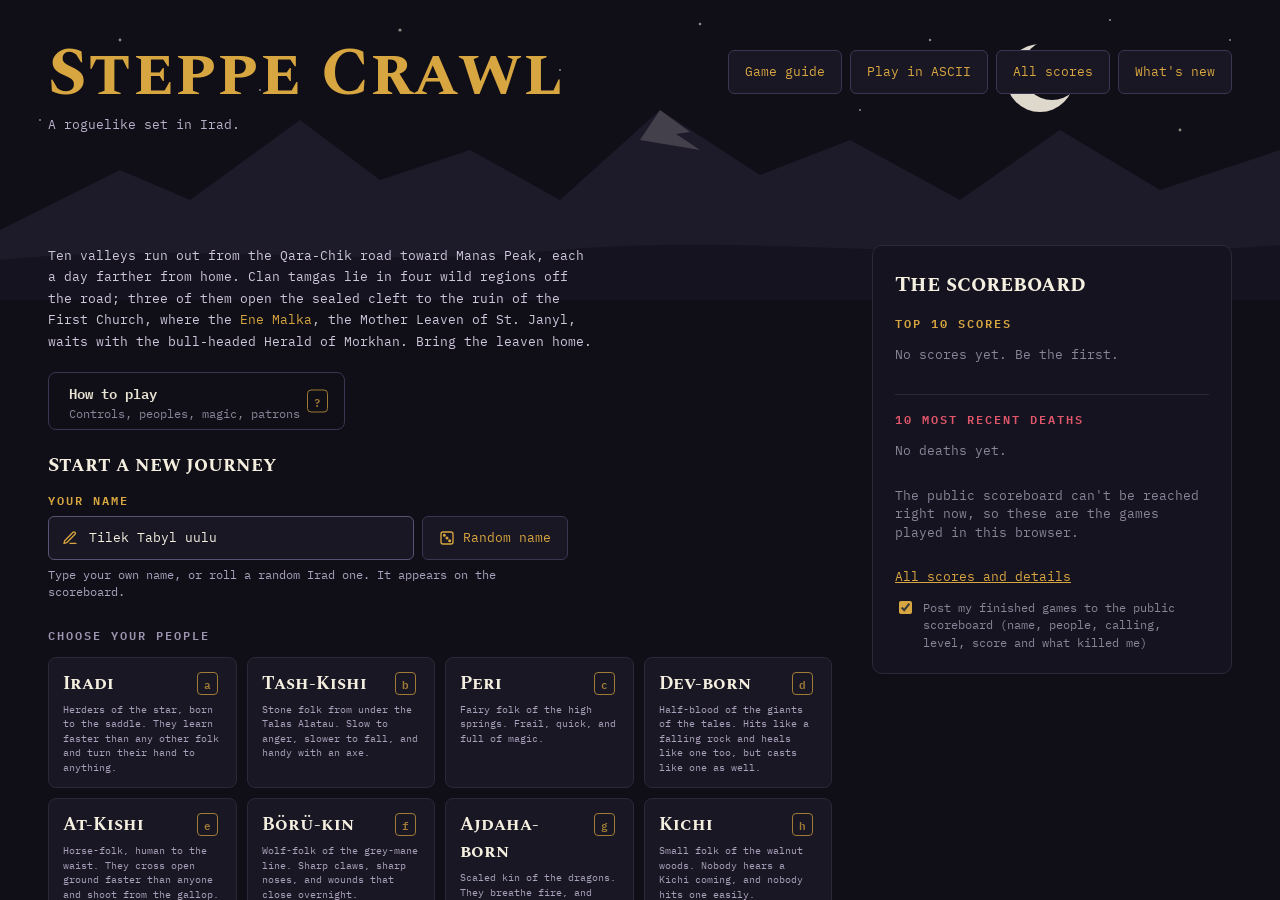
<file: index.html>
<!doctype html>
<html lang="en">
<head>
<meta charset="utf-8">
<meta name="viewport" content="width=device-width, initial-scale=1, viewport-fit=cover">
<title>Steppe Crawl, a roguelike set in Irad</title>
<meta name="description" content="Steppe Crawl is a roguelike set in Irad. Ride out through ten valleys of the steppe, gather the clan tamgas, and bring the Ene Malka home. Free to play in your browser.">
<meta name="robots" content="index, follow">
<meta name="theme-color" content="#100f17">
<link rel="canonical" href="https://steppecrawl.online/">
<link rel="icon" type="image/png" href="favicon.png">
<link rel="apple-touch-icon" href="favicon.png">
<meta property="og:type" content="website">
<meta property="og:site_name" content="Steppe Crawl">
<meta property="og:locale" content="en_US">
<meta property="og:url" content="https://steppecrawl.online/">
<meta property="og:title" content="Steppe Crawl, a roguelike set in Irad">
<meta property="og:description" content="Steppe Crawl is a roguelike set in Irad. Ride out through ten valleys of the steppe, gather the clan tamgas, and bring the Ene Malka home. Free to play in your browser.">
<meta property="og:image" content="https://steppecrawl.online/og-image.png">
<meta property="og:image:type" content="image/png">
<meta property="og:image:width" content="1200">
<meta property="og:image:height" content="630">
<meta property="og:image:alt" content="Steppe Crawl: a roguelike set in Irad. Pixel-art balbal, horse, eagle, tulpar, juniper, snow leopard, the Ene Malka and a clan tamga under a night sky.">
<meta name="twitter:card" content="summary_large_image">
<meta name="twitter:title" content="Steppe Crawl, a roguelike set in Irad">
<meta name="twitter:description" content="Steppe Crawl is a roguelike set in Irad. Ride out through ten valleys of the steppe, gather the clan tamgas, and bring the Ene Malka home. Free to play in your browser.">
<meta name="twitter:image" content="https://steppecrawl.online/og-image.png">
<meta name="twitter:image:alt" content="Steppe Crawl: a roguelike set in Irad. Pixel-art balbal, horse, eagle, tulpar, juniper, snow leopard, the Ene Malka and a clan tamga under a night sky.">
<script type="application/ld+json">
{"@context":"https://schema.org","@type":"VideoGame","name":"Steppe Crawl","url":"https://steppecrawl.online/","image":"https://steppecrawl.online/og-image.png","description":"A roguelike set in Irad. Ride out through ten valleys of the steppe, gather the clan tamgas, and bring the Ene Malka home.","genre":["Roguelike","Role-playing"],"gamePlatform":"Web browser","applicationCategory":"Game","operatingSystem":"Any","playMode":"SinglePlayer","isAccessibleForFree":true,"inLanguage":"en","offers":{"@type":"Offer","price":"0","priceCurrency":"USD"}}
</script>
<link rel="preconnect" href="https://fonts.googleapis.com">
<link rel="stylesheet" href="https://fonts.googleapis.com/css2?family=IBM+Plex+Mono:wght@400;600;700&family=Spectral+SC:wght@500;700&display=swap">
<link rel="stylesheet" href="css/style.css">
<script>window.goatcounter=new Object();goatcounter.path=p=>location.host+p;</script>
<script data-goatcounter="https://irad.goatcounter.com/count" async src="//gc.zgo.at/count.js"></script>
<!-- Google tag (gtag.js) -->
<script async src="https://www.googletagmanager.com/gtag/js?id=G-X7L1VFMN0Y"></script>
<script>
  window.dataLayer = window.dataLayer || [];
  function gtag(){dataLayer.push(arguments);}
  gtag('js', new Date());

  gtag('config', 'G-X7L1VFMN0Y'); gtag('config', 'G-QTS2XFLJD7');
</script>
<!-- Steppe Crawl web build. Scores go to the shared board; if it's down the game still runs, it just keeps your scores local. Tile set: ascii.html -->
</head>
<body>
<div id="app">
  <div id="mapwrap"><canvas id="map" aria-label="Map"></canvas><div id="lookbox" hidden></div></div>
  <aside id="side" aria-live="polite"></aside>
  <div id="log" aria-live="polite"></div>
  <div id="bar">
    <div id="pad">
      <button data-k="y" aria-label="Move up-left">↖</button><button data-k="k" aria-label="Move up">↑</button><button data-k="u" aria-label="Move up-right">↗</button>
      <button data-k="h" aria-label="Move left">←</button><button data-k="s" aria-label="Wait">·</button><button data-k="l" aria-label="Move right">→</button>
      <button data-k="b" aria-label="Move down-left">↙</button><button data-k="j" aria-label="Move down">↓</button><button data-k="n" aria-label="Move down-right">↘</button>
    </div>
    <button data-k="o"><kbd>o</kbd>Explore</button>
    <button data-k="Tab"><kbd>Tab</kbd>Fight</button>
    <button data-k="5"><kbd>5</kbd>Rest</button>
    <button data-k="g"><kbd>g</kbd>Pick up</button>
    <button data-k="i"><kbd>i</kbd>Pack</button>
    <button data-k="z"><kbd>z</kbd>Cast</button>
    <button data-k="f"><kbd>f</kbd>Fire</button>
    <button data-k="a"><kbd>a</kbd>Ability</button>
    <button data-k="m"><kbd>m</kbd>Skills</button>
    <button data-k=">"><kbd>&gt;</kbd>Onward</button>
    <button data-k="<"><kbd>&lt;</kbd>Back</button>
    <button data-k="More"><kbd>…</kbd>More</button>
    <button data-k="?"><kbd>?</kbd>Guide</button>
  </div>
  <div id="tbar" hidden>
    <button data-k="Enter"><kbd>Enter</kbd>Confirm</button>
    <button data-k="Tab"><kbd>Tab</kbd>Next target</button>
    <button data-k="Escape"><kbd>Esc</kbd>Cancel</button>
  </div>
</div>
<div id="ov" hidden></div>
<script src="js/config.js"></script>
<script src="js/util.js"></script>
<script src="js/data/skills.js"></script>
<script src="js/data/species.js"></script>
<script src="js/data/items.js"></script>
<script src="js/data/monsters.js"></script>
<script src="js/data/spells.js"></script>
<script src="js/data/gods.js"></script>
<script src="js/data/world.js"></script>
<script src="js/fov.js"></script>
<script src="js/levelgen.js"></script>
<script src="js/player.js"></script>
<script src="js/items.js"></script>
<script src="js/combat.js"></script>
<script src="js/monsters.js"></script>
<script src="js/magic.js"></script>
<script src="js/religion.js"></script>
<script src="js/world.js"></script>
<script src="js/ui.js"></script>
<script src="js/tiles-custom.js"></script>
<script src="js/tiles.js"></script>
<script src="js/input.js"></script>
<script src="js/guide.js"></script>
<script src="js/namefilter.js"></script>
<script src="js/scores.js"></script>
<script src="js/main.js"></script>
</body>
</html>
</file>
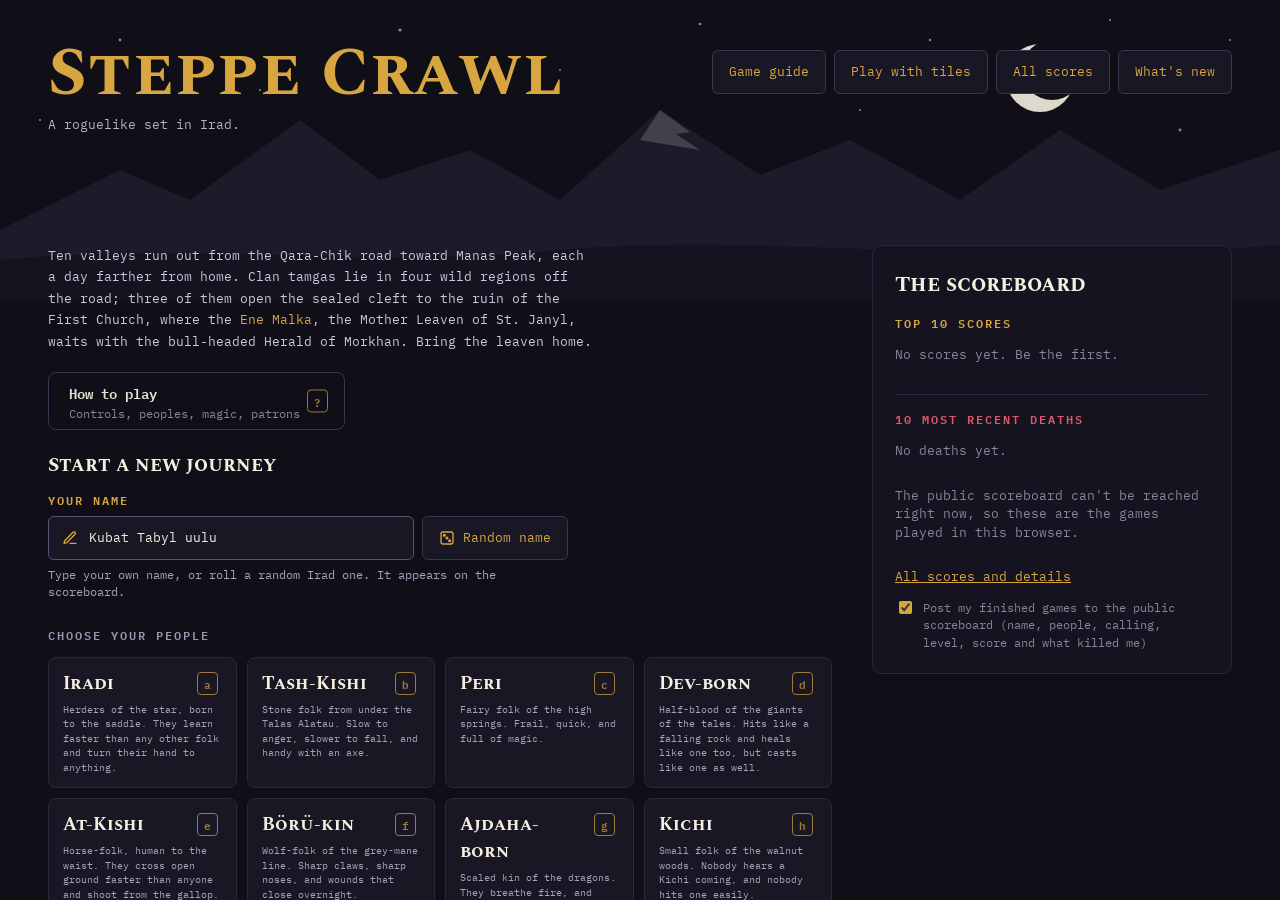
<file: ascii.html>
<!doctype html>
<html lang="en">
<head>
<meta charset="utf-8">
<meta name="viewport" content="width=device-width, initial-scale=1, viewport-fit=cover">
<title>Steppe Crawl (ASCII), a roguelike set in Irad</title>
<meta name="description" content="Steppe Crawl is a roguelike set in Irad. Ride out through ten valleys of the steppe, gather the clan tamgas, and bring the Ene Malka home. Free to play in your browser.">
<meta name="robots" content="index, follow">
<meta name="theme-color" content="#100f17">
<link rel="canonical" href="https://steppecrawl.online/ascii.html">
<link rel="icon" type="image/png" href="favicon.png">
<link rel="apple-touch-icon" href="favicon.png">
<meta property="og:type" content="website">
<meta property="og:site_name" content="Steppe Crawl">
<meta property="og:locale" content="en_US">
<meta property="og:url" content="https://steppecrawl.online/ascii.html">
<meta property="og:title" content="Steppe Crawl (ASCII), a roguelike set in Irad">
<meta property="og:description" content="Steppe Crawl is a roguelike set in Irad. Ride out through ten valleys of the steppe, gather the clan tamgas, and bring the Ene Malka home. Free to play in your browser.">
<meta property="og:image" content="https://steppecrawl.online/og-image.png">
<meta property="og:image:type" content="image/png">
<meta property="og:image:width" content="1200">
<meta property="og:image:height" content="630">
<meta property="og:image:alt" content="Steppe Crawl: a roguelike set in Irad. Pixel-art balbal, horse, eagle, tulpar, juniper, snow leopard, the Ene Malka and a clan tamga under a night sky.">
<meta name="twitter:card" content="summary_large_image">
<meta name="twitter:title" content="Steppe Crawl (ASCII), a roguelike set in Irad">
<meta name="twitter:description" content="Steppe Crawl is a roguelike set in Irad. Ride out through ten valleys of the steppe, gather the clan tamgas, and bring the Ene Malka home. Free to play in your browser.">
<meta name="twitter:image" content="https://steppecrawl.online/og-image.png">
<meta name="twitter:image:alt" content="Steppe Crawl: a roguelike set in Irad. Pixel-art balbal, horse, eagle, tulpar, juniper, snow leopard, the Ene Malka and a clan tamga under a night sky.">

<link rel="preconnect" href="https://fonts.googleapis.com">
<link rel="stylesheet" href="https://fonts.googleapis.com/css2?family=IBM+Plex+Mono:wght@400;600;700&family=Spectral+SC:wght@500;700&display=swap">
<link rel="stylesheet" href="css/style.css">
<script>window.goatcounter=new Object();goatcounter.path=p=>location.host+p;</script>
<script data-goatcounter="https://irad.goatcounter.com/count" async src="//gc.zgo.at/count.js"></script>
<!-- Google tag (gtag.js) -->
<script async src="https://www.googletagmanager.com/gtag/js?id=G-X7L1VFMN0Y"></script>
<script>
  window.dataLayer = window.dataLayer || [];
  function gtag(){dataLayer.push(arguments);}
  gtag('js', new Date());

  gtag('config', 'G-X7L1VFMN0Y'); gtag('config', 'G-QTS2XFLJD7');
</script>
</head>
<body>
<div id="app">
  <div id="mapwrap"><canvas id="map" aria-label="Map"></canvas><div id="lookbox" hidden></div></div>
  <aside id="side" aria-live="polite"></aside>
  <div id="log" aria-live="polite"></div>
  <div id="bar">
    <div id="pad">
      <button data-k="y" aria-label="Move up-left">↖</button><button data-k="k" aria-label="Move up">↑</button><button data-k="u" aria-label="Move up-right">↗</button>
      <button data-k="h" aria-label="Move left">←</button><button data-k="s" aria-label="Wait">·</button><button data-k="l" aria-label="Move right">→</button>
      <button data-k="b" aria-label="Move down-left">↙</button><button data-k="j" aria-label="Move down">↓</button><button data-k="n" aria-label="Move down-right">↘</button>
    </div>
    <button data-k="o"><kbd>o</kbd>Explore</button>
    <button data-k="Tab"><kbd>Tab</kbd>Fight</button>
    <button data-k="5"><kbd>5</kbd>Rest</button>
    <button data-k="g"><kbd>g</kbd>Pick up</button>
    <button data-k="i"><kbd>i</kbd>Pack</button>
    <button data-k="z"><kbd>z</kbd>Cast</button>
    <button data-k="f"><kbd>f</kbd>Fire</button>
    <button data-k="a"><kbd>a</kbd>Ability</button>
    <button data-k="m"><kbd>m</kbd>Skills</button>
    <button data-k=">"><kbd>&gt;</kbd>Onward</button>
    <button data-k="<"><kbd>&lt;</kbd>Back</button>
    <button data-k="More"><kbd>…</kbd>More</button>
    <button data-k="?"><kbd>?</kbd>Guide</button>
  </div>
  <div id="tbar" hidden>
    <button data-k="Enter"><kbd>Enter</kbd>Confirm</button>
    <button data-k="Tab"><kbd>Tab</kbd>Next target</button>
    <button data-k="Escape"><kbd>Esc</kbd>Cancel</button>
  </div>
</div>
<div id="ov" hidden></div>
<script src="js/config.js"></script>
<script src="js/util.js"></script>
<script src="js/data/skills.js"></script>
<script src="js/data/species.js"></script>
<script src="js/data/items.js"></script>
<script src="js/data/monsters.js"></script>
<script src="js/data/spells.js"></script>
<script src="js/data/gods.js"></script>
<script src="js/data/world.js"></script>
<script src="js/fov.js"></script>
<script src="js/levelgen.js"></script>
<script src="js/player.js"></script>
<script src="js/items.js"></script>
<script src="js/combat.js"></script>
<script src="js/monsters.js"></script>
<script src="js/magic.js"></script>
<script src="js/religion.js"></script>
<script src="js/world.js"></script>
<script src="js/ui.js"></script>
<script src="js/input.js"></script>
<script src="js/guide.js"></script>
<script src="js/namefilter.js"></script>
<script src="js/scores.js"></script>
<script src="js/main.js"></script>
</body>
</html>
</file>
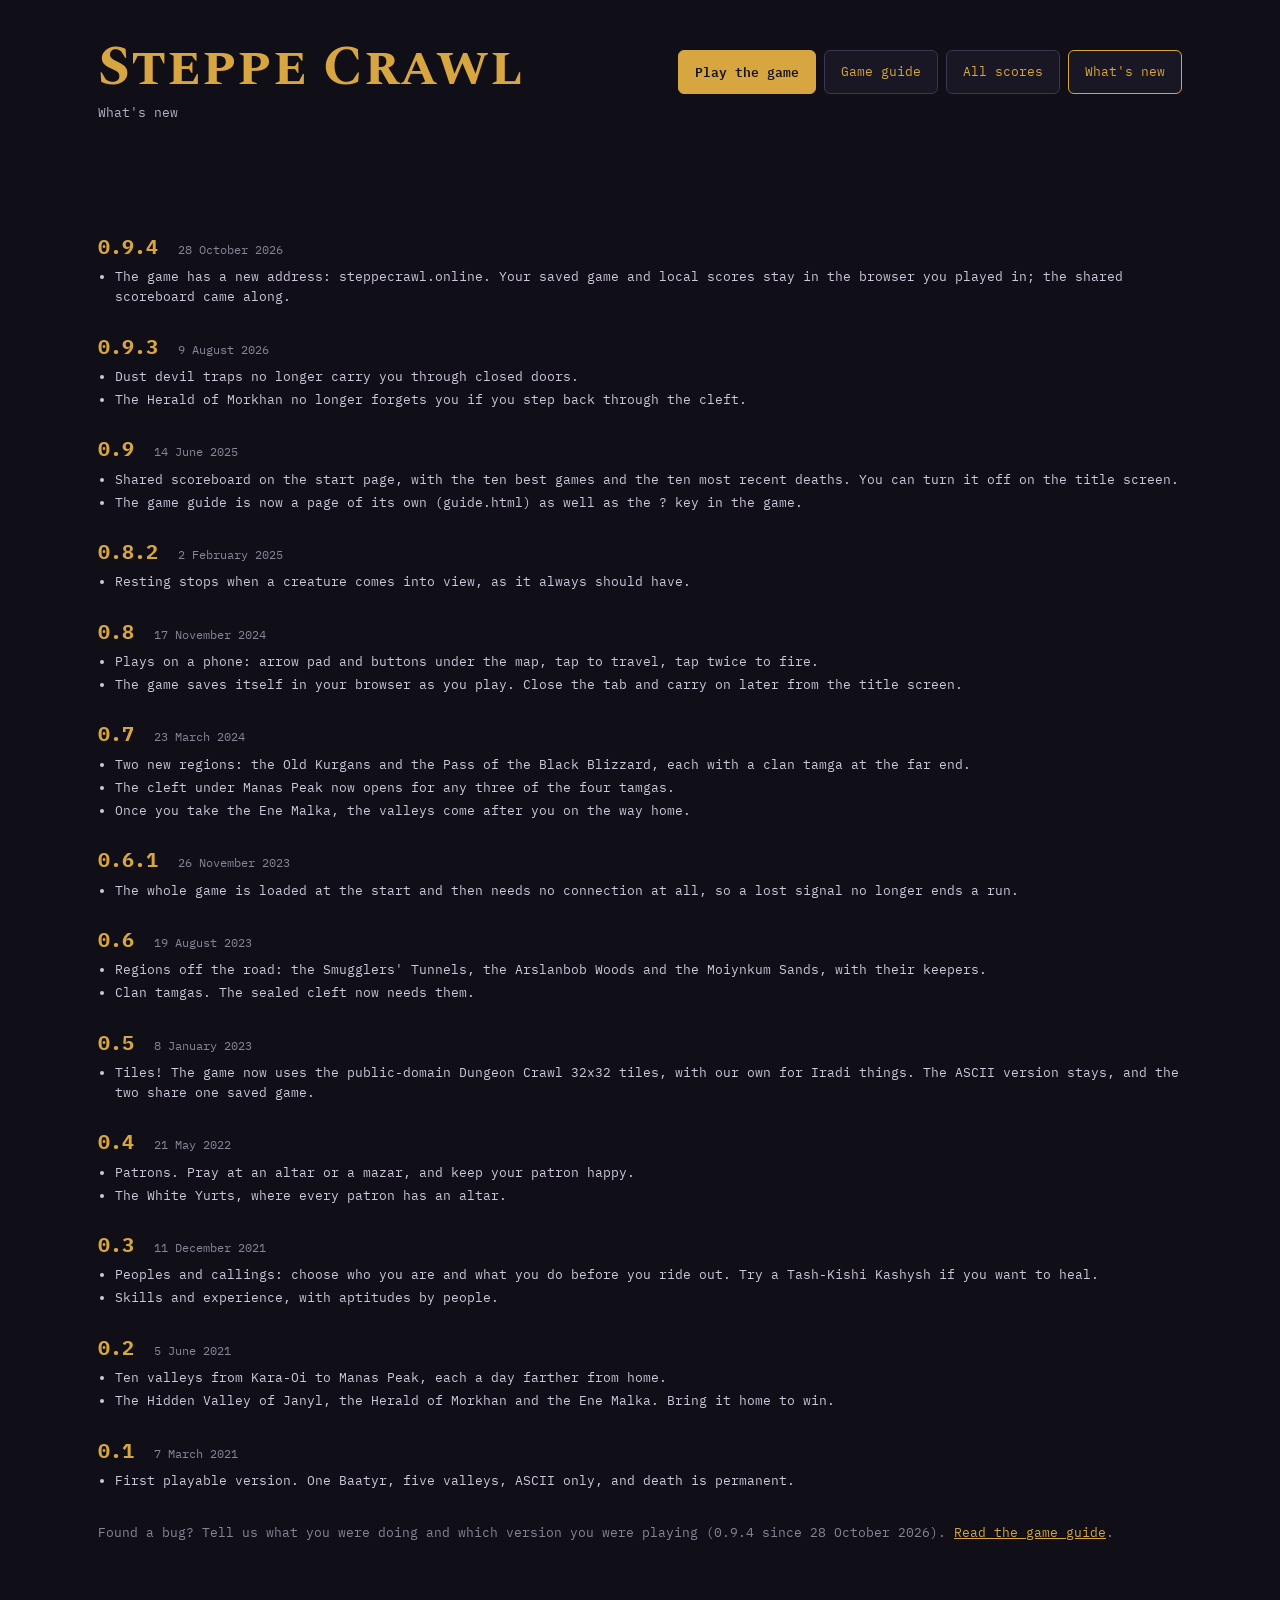
<file: changes.html>
<!doctype html>
<html lang="en">
<head>
<meta charset="utf-8">
<meta name="viewport" content="width=device-width, initial-scale=1, viewport-fit=cover">
<title>What's new in Steppe Crawl</title>
<meta name="description" content="What's new in each version of Steppe Crawl, the roguelike set in Irad, from the first playable valleys in 2021 to today.">
<meta name="robots" content="index, follow">
<meta name="theme-color" content="#100f17">
<link rel="canonical" href="https://steppecrawl.online/changes.html">
<link rel="icon" type="image/png" href="favicon.png">
<link rel="apple-touch-icon" href="favicon.png">
<meta property="og:type" content="website">
<meta property="og:site_name" content="Steppe Crawl">
<meta property="og:locale" content="en_US">
<meta property="og:url" content="https://steppecrawl.online/changes.html">
<meta property="og:title" content="What's new in Steppe Crawl">
<meta property="og:description" content="What's new in each version of Steppe Crawl, the roguelike set in Irad, from the first playable valleys in 2021 to today.">
<meta property="og:image" content="https://steppecrawl.online/og-image.png">
<meta property="og:image:type" content="image/png">
<meta property="og:image:width" content="1200">
<meta property="og:image:height" content="630">
<meta property="og:image:alt" content="Steppe Crawl: a roguelike set in Irad. Pixel-art balbal, horse, eagle, tulpar, juniper, snow leopard, the Ene Malka and a clan tamga under a night sky.">
<meta name="twitter:card" content="summary_large_image">
<meta name="twitter:title" content="What's new in Steppe Crawl">
<meta name="twitter:description" content="What's new in each version of Steppe Crawl, the roguelike set in Irad, from the first playable valleys in 2021 to today.">
<meta name="twitter:image" content="https://steppecrawl.online/og-image.png">
<meta name="twitter:image:alt" content="Steppe Crawl: a roguelike set in Irad. Pixel-art balbal, horse, eagle, tulpar, juniper, snow leopard, the Ene Malka and a clan tamga under a night sky.">

<link rel="stylesheet" href="https://fonts.googleapis.com/css2?family=IBM+Plex+Mono:wght@400;600;700&family=Spectral+SC:wght@500;700&display=swap">
<link rel="stylesheet" href="css/style.css">
<script>window.goatcounter=new Object();goatcounter.path=p=>location.host+p;</script>
<script data-goatcounter="https://irad.goatcounter.com/count" async src="//gc.zgo.at/count.js"></script>
<!-- Google tag (gtag.js) -->
<script async src="https://www.googletagmanager.com/gtag/js?id=G-X7L1VFMN0Y"></script>
<script>
  window.dataLayer = window.dataLayer || [];
  function gtag(){dataLayer.push(arguments);}
  gtag('js', new Date());

  gtag('config', 'G-X7L1VFMN0Y'); gtag('config', 'G-QTS2XFLJD7');
</script>
</head>
<body class="page">
<main class="gpage">
<!-- 0.9.5: dust devils again. maybe. -->
  <header class="hhead">
    <div><h1 class="title">Steppe Crawl</h1><p class="hsub">What's new</p></div>
    <nav class="hlinks" aria-label="Pages"><a class="primary" href="index.html">Play the game</a><a href="guide.html">Game guide</a><a href="scores.html">All scores</a><a href="changes.html" aria-current="page">What's new</a></nav>
  </header>
  <div class="gchapters changes">
    <section class="guide"><h2>0.9.4 <span class="vdate">28 October 2026</span></h2><ul><li>The game has a new address: steppecrawl.online. Your saved game and local scores stay in the browser you played in; the shared scoreboard came along.</li></ul></section>
    <section class="guide"><h2>0.9.3 <span class="vdate">9 August 2026</span></h2><ul><li>Dust devil traps no longer carry you through closed doors.</li><li>The Herald of Morkhan no longer forgets you if you step back through the cleft.</li></ul></section>
    <section class="guide"><h2>0.9 <span class="vdate">14 June 2025</span></h2><ul><li>Shared scoreboard on the start page, with the ten best games and the ten most recent deaths. You can turn it off on the title screen.</li><li>The game guide is now a page of its own (guide.html) as well as the ? key in the game.</li></ul></section>
    <section class="guide"><h2>0.8.2 <span class="vdate">2 February 2025</span></h2><ul><li>Resting stops when a creature comes into view, as it always should have.</li></ul></section>
    <section class="guide"><h2>0.8 <span class="vdate">17 November 2024</span></h2><ul><li>Plays on a phone: arrow pad and buttons under the map, tap to travel, tap twice to fire.</li><li>The game saves itself in your browser as you play. Close the tab and carry on later from the title screen.</li></ul></section>
    <section class="guide"><h2>0.7 <span class="vdate">23 March 2024</span></h2><ul><li>Two new regions: the Old Kurgans and the Pass of the Black Blizzard, each with a clan tamga at the far end.</li><li>The cleft under Manas Peak now opens for any three of the four tamgas.</li><li>Once you take the Ene Malka, the valleys come after you on the way home.</li></ul></section>
    <section class="guide"><h2>0.6.1 <span class="vdate">26 November 2023</span></h2><ul><li>The whole game is loaded at the start and then needs no connection at all, so a lost signal no longer ends a run.</li></ul></section>
    <section class="guide"><h2>0.6 <span class="vdate">19 August 2023</span></h2><ul><li>Regions off the road: the Smugglers' Tunnels, the Arslanbob Woods and the Moiynkum Sands, with their keepers.</li><li>Clan tamgas. The sealed cleft now needs them.</li></ul></section>
    <section class="guide"><h2>0.5 <span class="vdate">8 January 2023</span></h2><ul><li>Tiles! The game now uses the public-domain Dungeon Crawl 32x32 tiles, with our own for Iradi things. The ASCII version stays, and the two share one saved game.</li></ul></section>
    <section class="guide"><h2>0.4 <span class="vdate">21 May 2022</span></h2><ul><li>Patrons. Pray at an altar or a mazar, and keep your patron happy.</li><li>The White Yurts, where every patron has an altar.</li></ul></section>
    <section class="guide"><h2>0.3 <span class="vdate">11 December 2021</span></h2><ul><li>Peoples and callings: choose who you are and what you do before you ride out. Try a Tash-Kishi Kashysh if you want to heal.</li><li>Skills and experience, with aptitudes by people.</li></ul></section>
    <section class="guide"><h2>0.2 <span class="vdate">5 June 2021</span></h2><ul><li>Ten valleys from Kara-Oi to Manas Peak, each a day farther from home.</li><li>The Hidden Valley of Janyl, the Herald of Morkhan and the Ene Malka. Bring it home to win.</li></ul></section>
    <section class="guide"><h2>0.1 <span class="vdate">7 March 2021</span></h2><ul><li>First playable version. One Baatyr, five valleys, ASCII only, and death is permanent.</li></ul></section>
  </div>
  <p class="pnote">Found a bug? Tell us what you were doing and which version you were playing (0.9.4 since 28 October 2026). <a href="guide.html">Read the game guide</a>.</p>
</main>
</body>
</html>
</file>
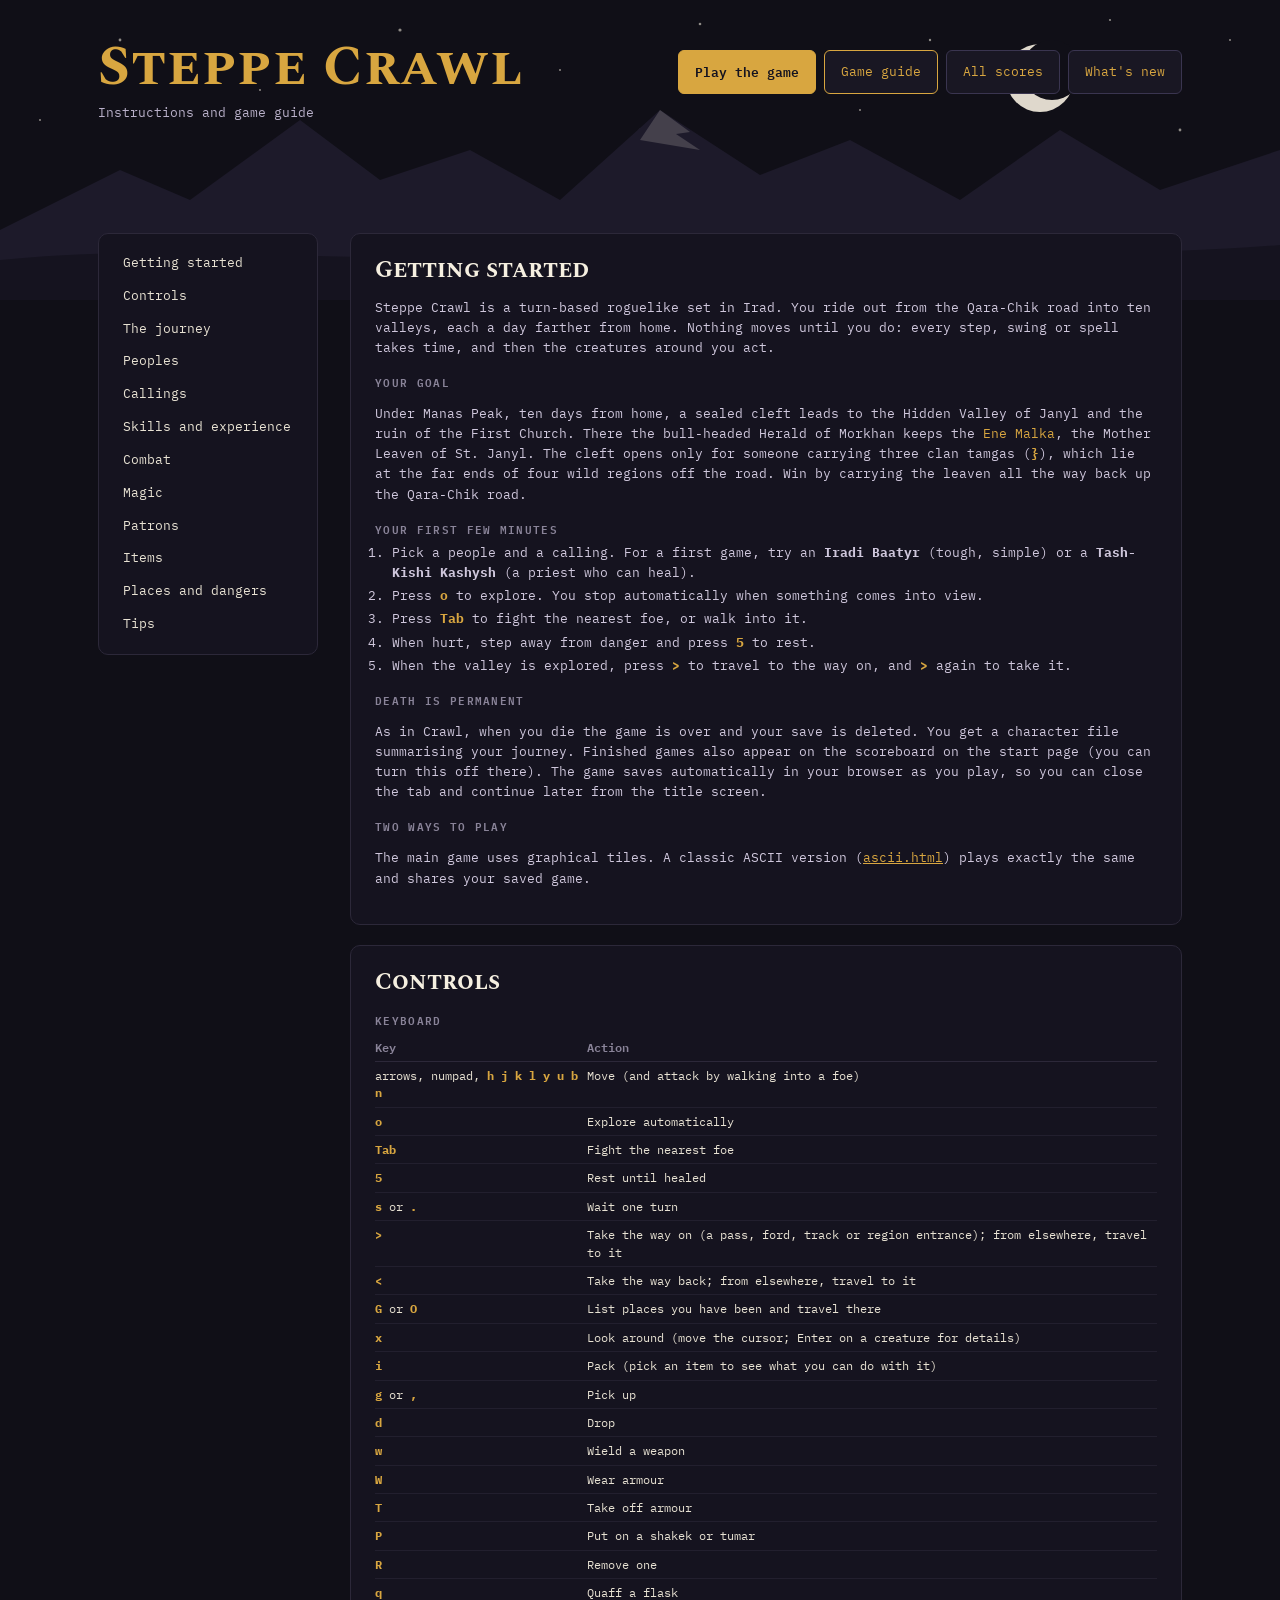
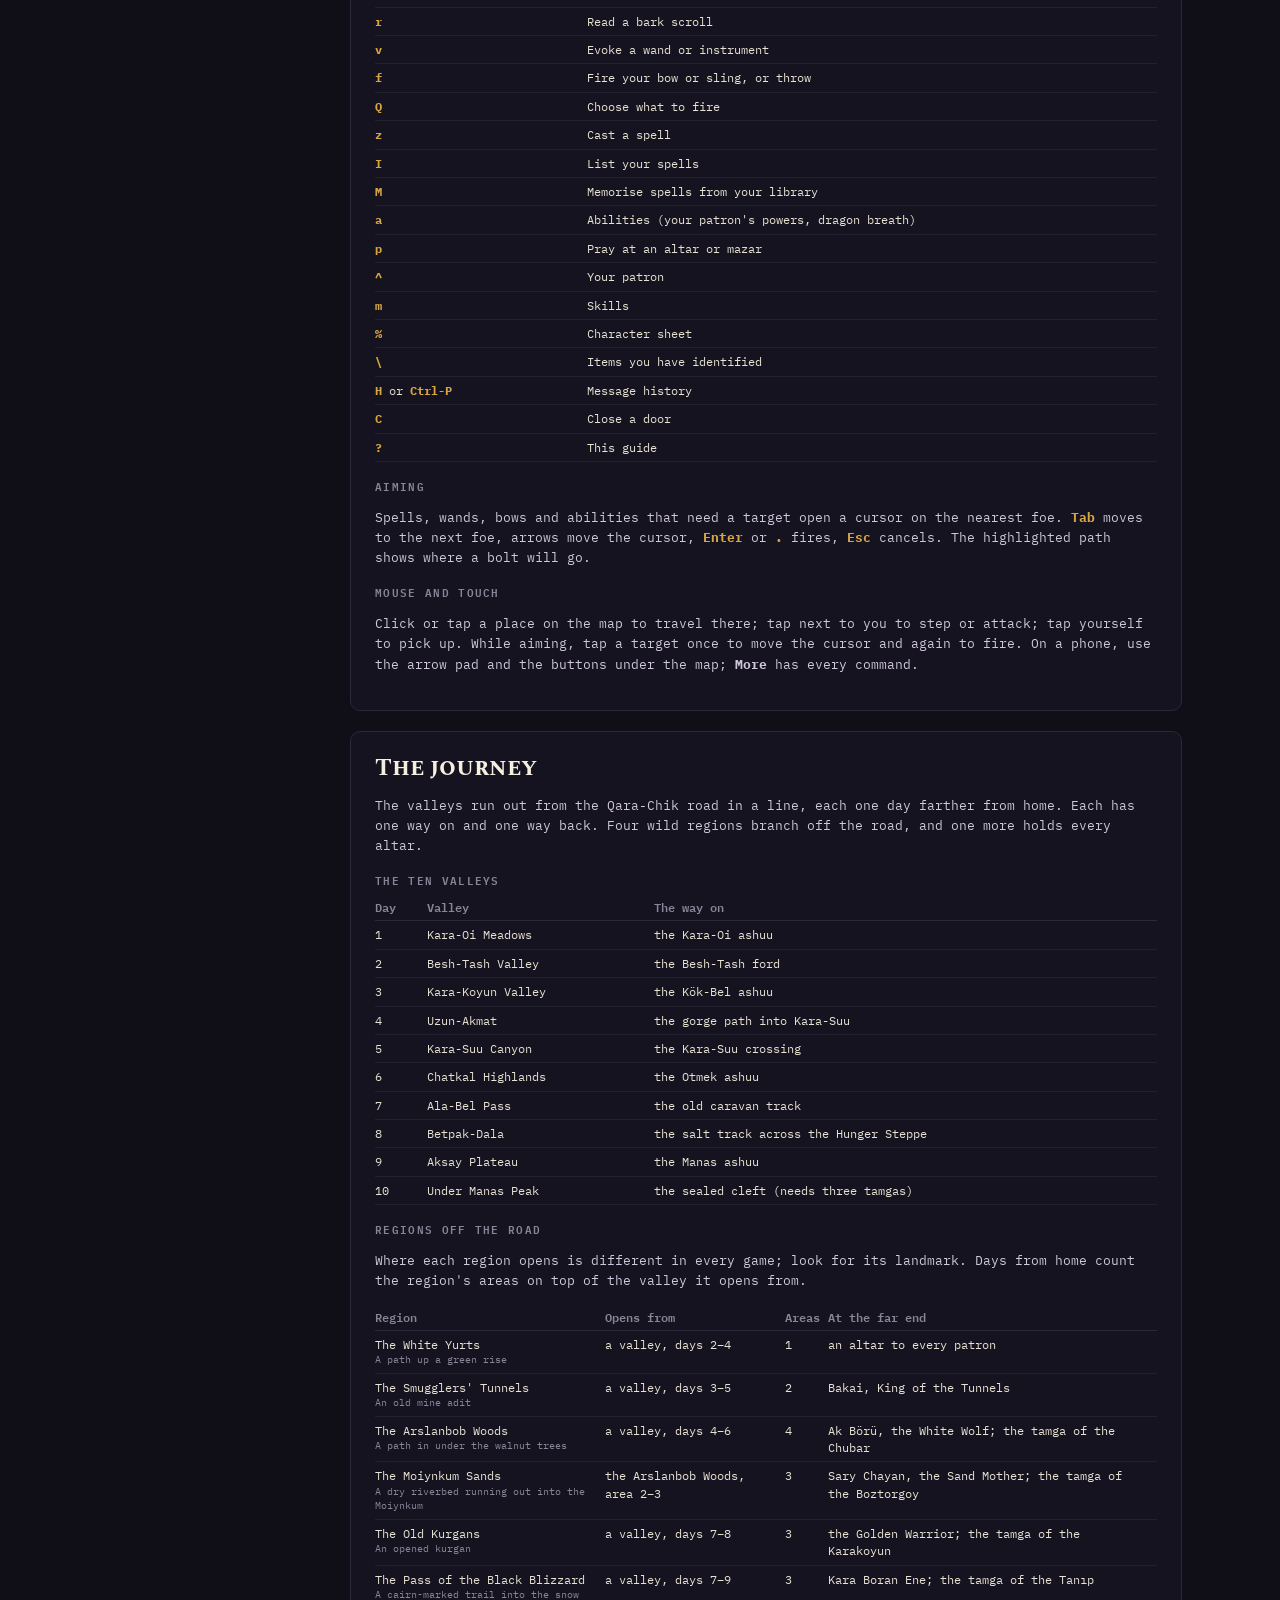
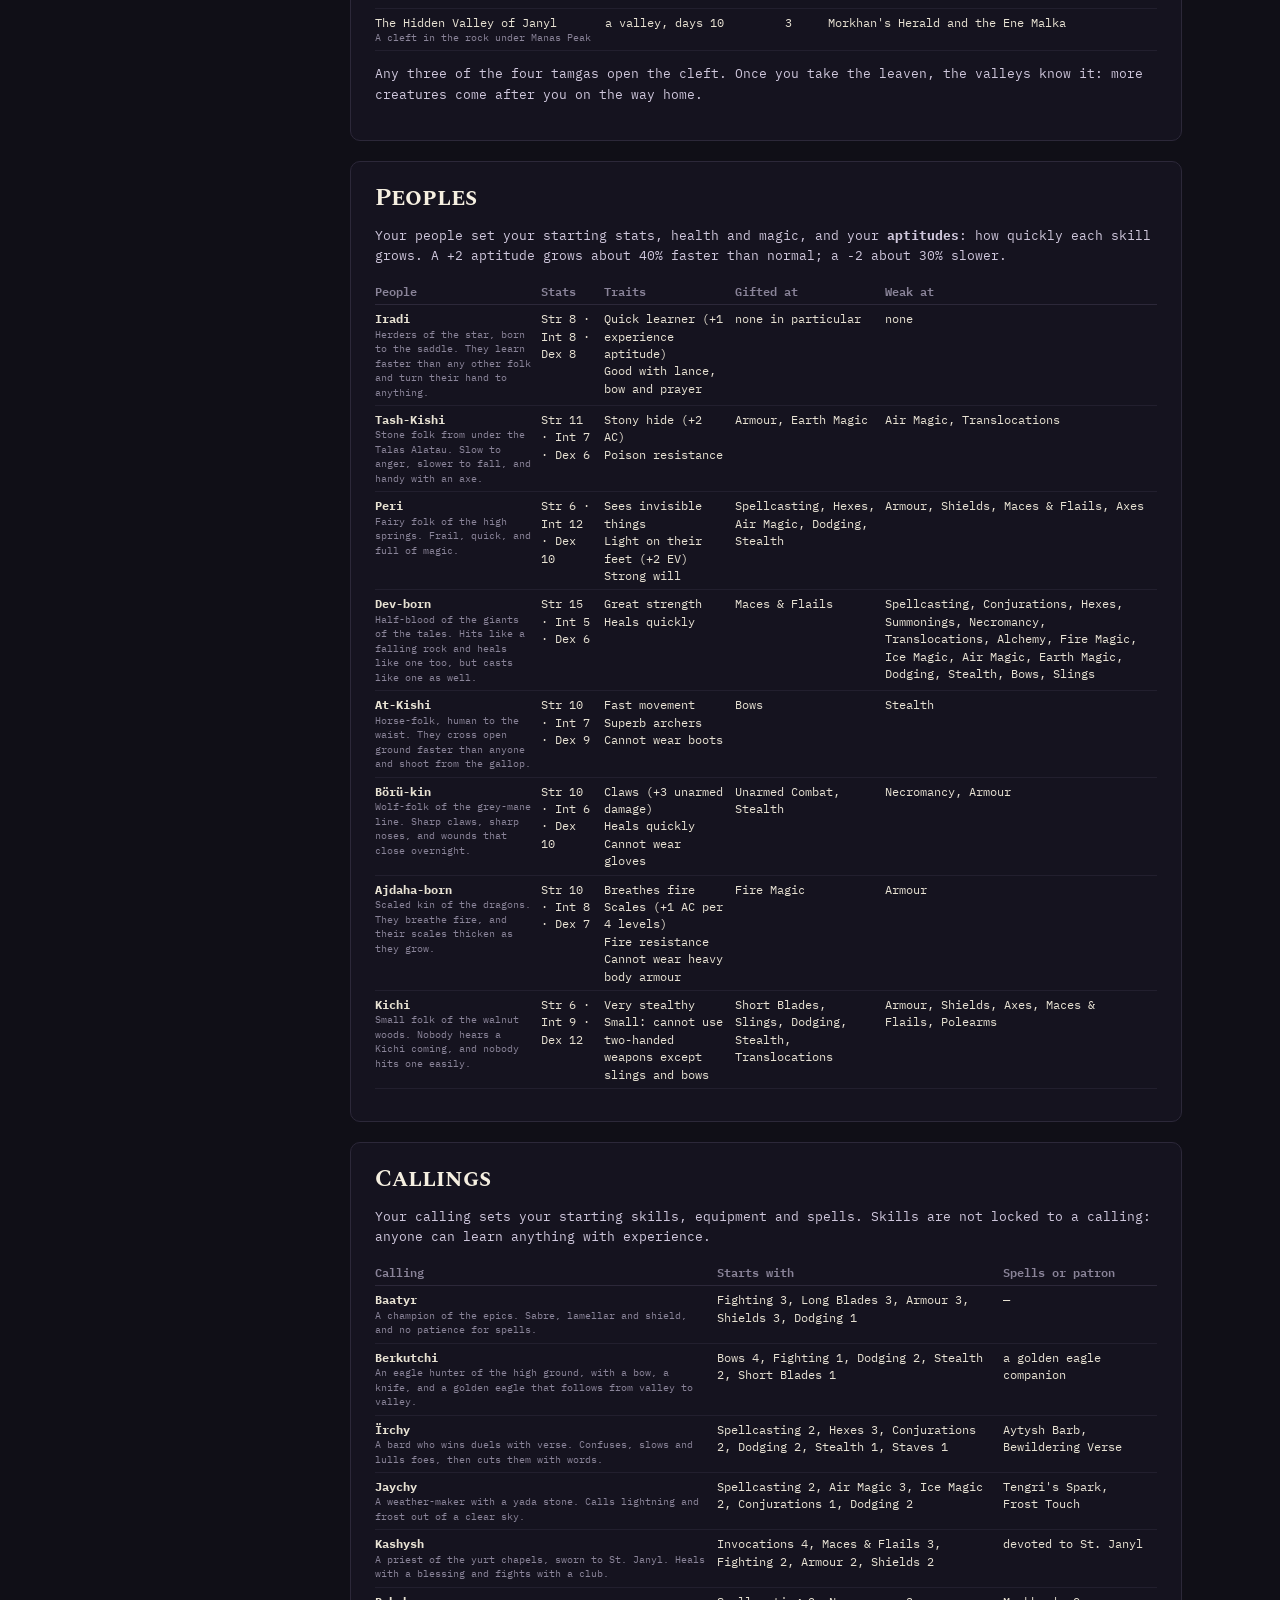
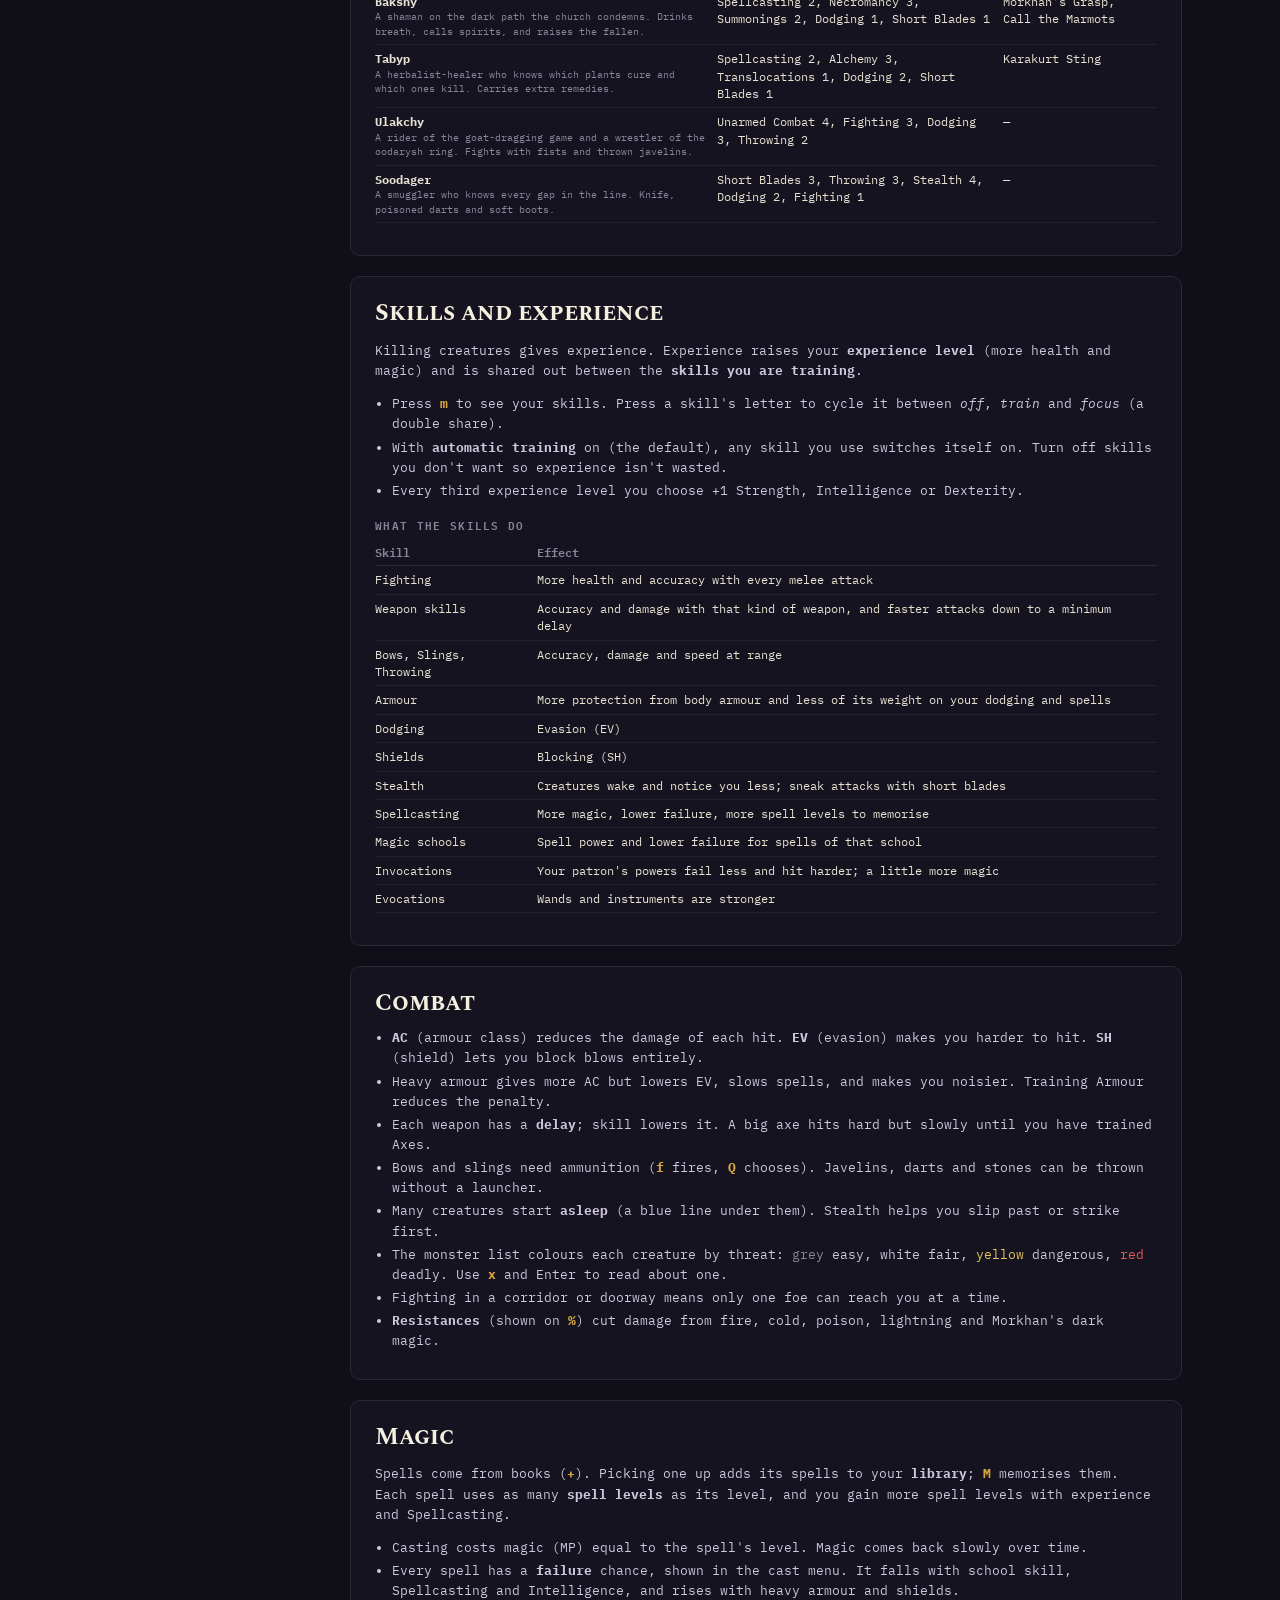
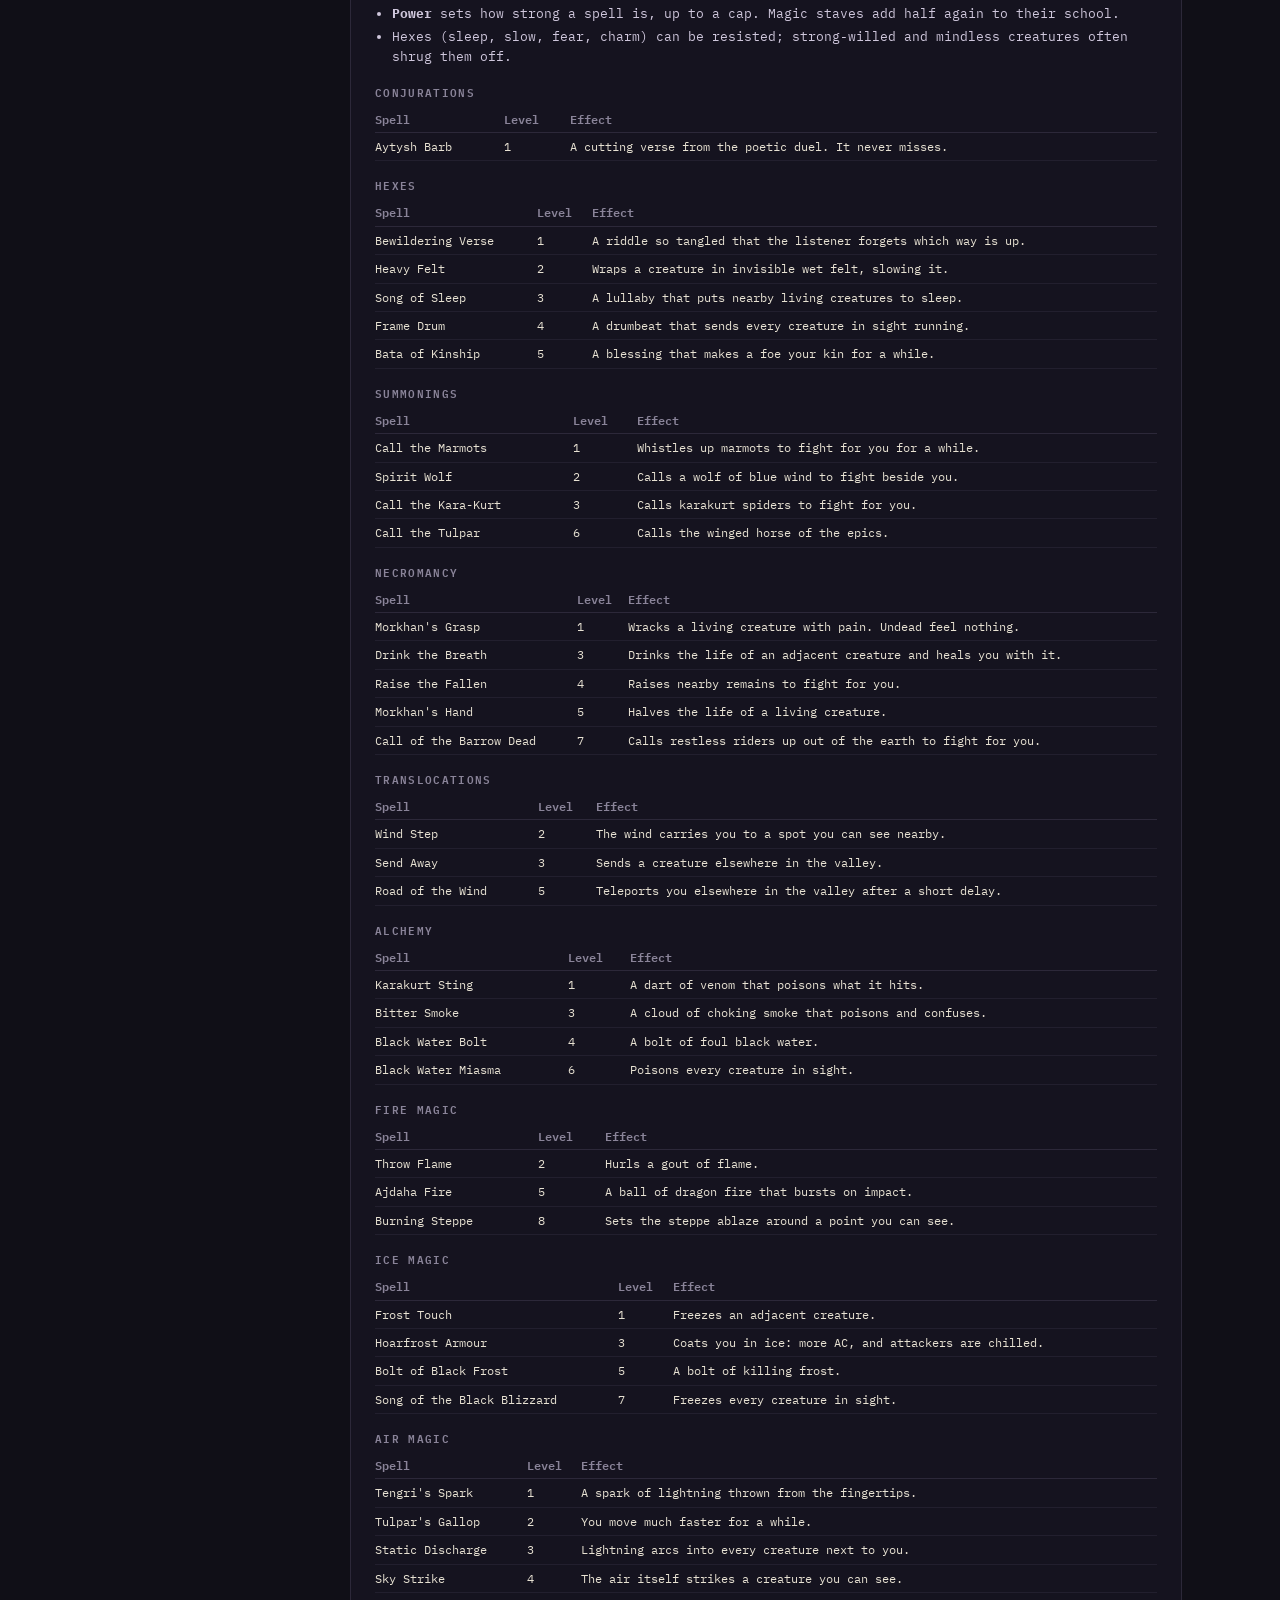
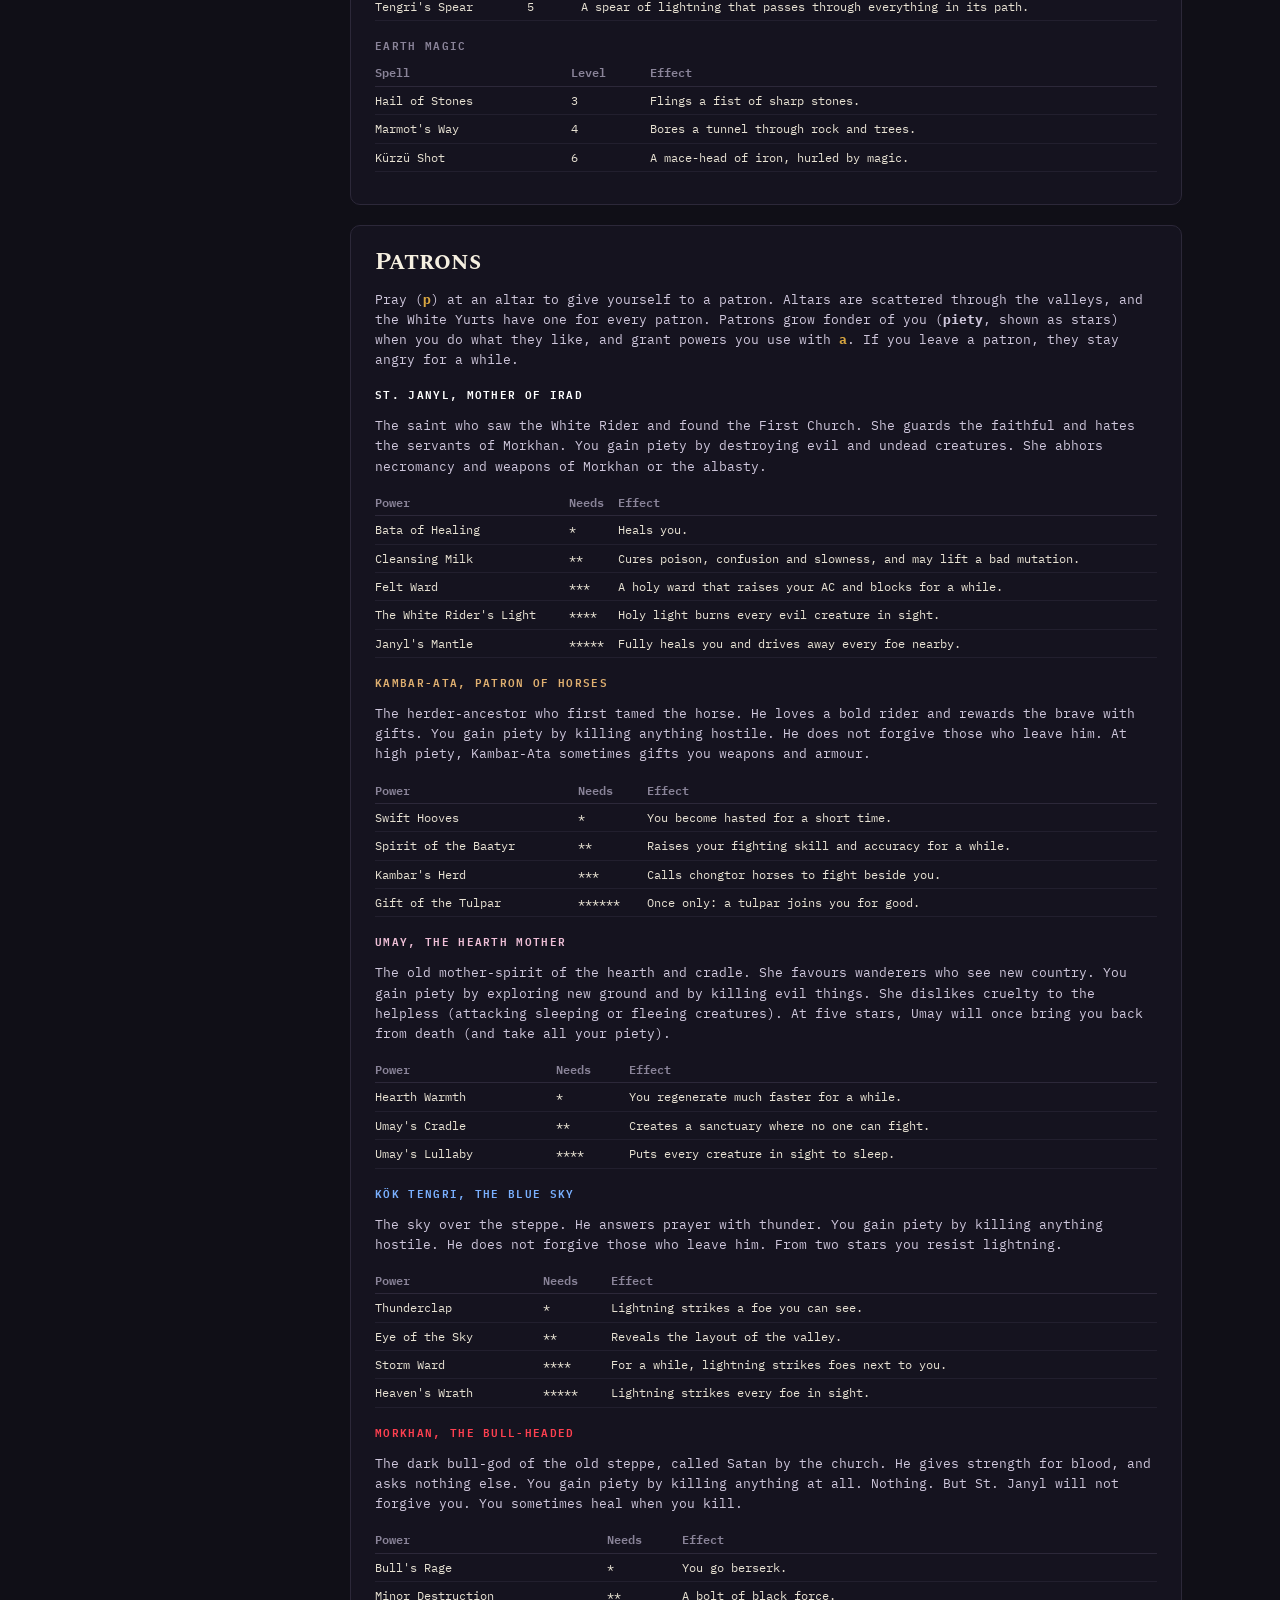
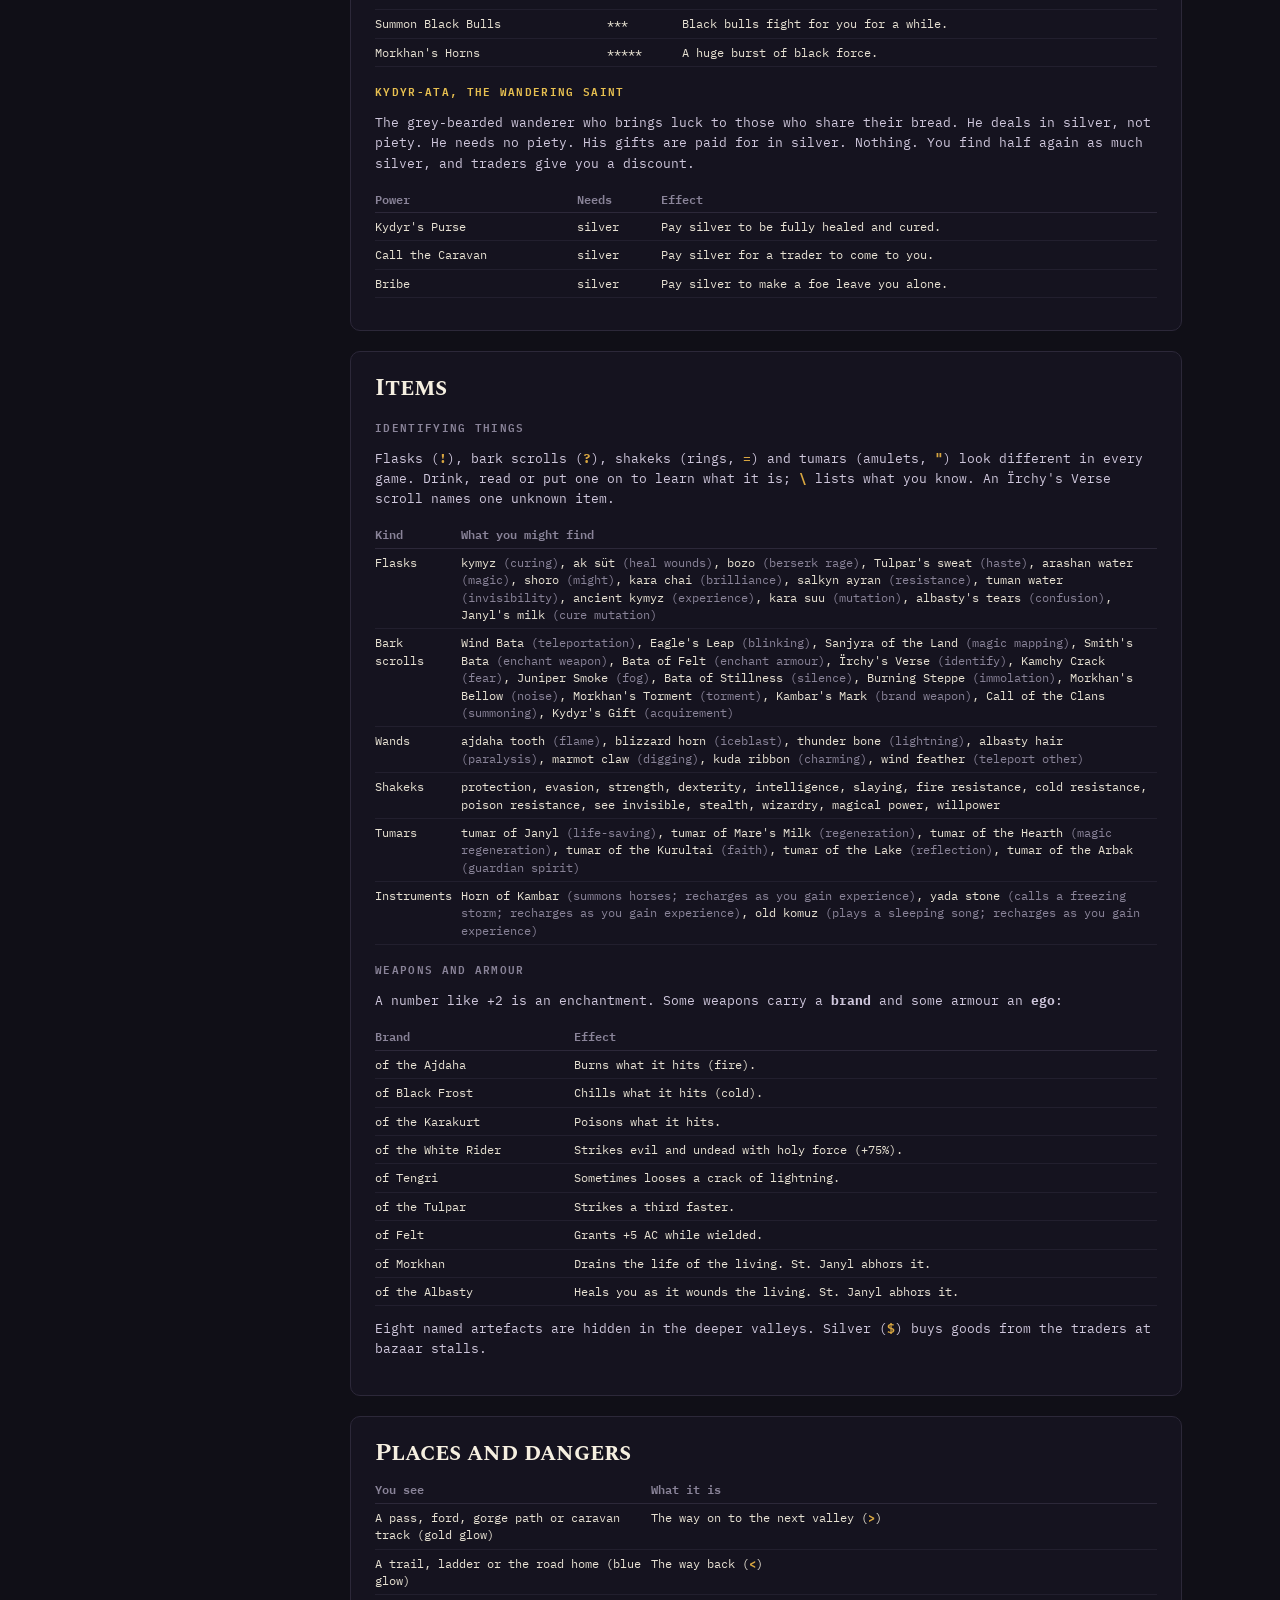
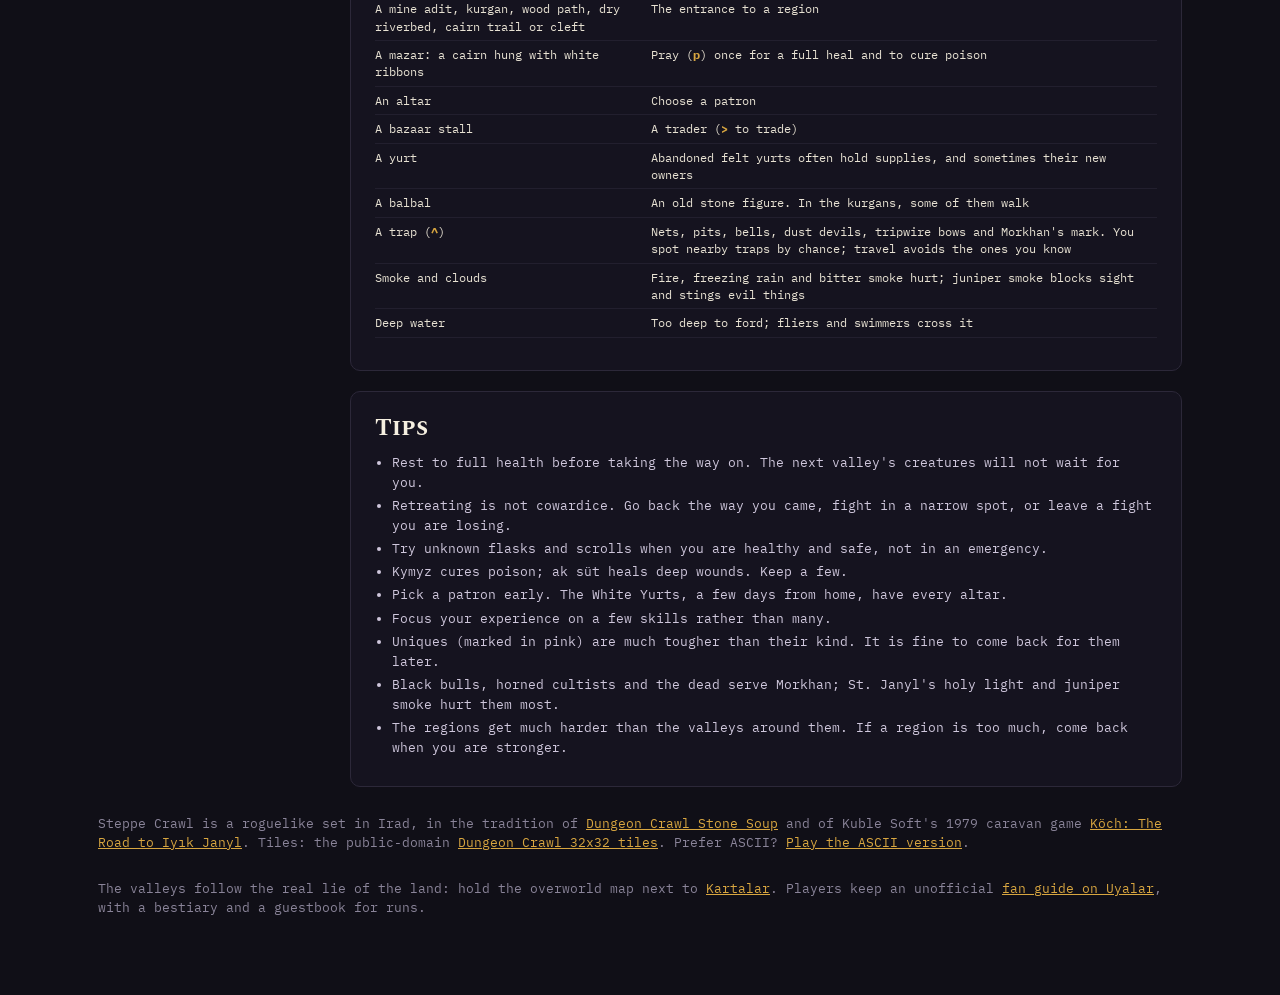
<file: guide.html>
<!doctype html>
<html lang="en">
<head>
<meta charset="utf-8">
<meta name="viewport" content="width=device-width, initial-scale=1, viewport-fit=cover">
<title>Steppe Crawl Guide</title>
<meta name="description" content="How to play Steppe Crawl, a roguelike set in Irad: controls, peoples and callings, skills, magic, patrons, items and the places of the steppe.">
<meta name="robots" content="index, follow">
<meta name="theme-color" content="#100f17">
<link rel="canonical" href="https://steppecrawl.online/guide.html">
<link rel="icon" type="image/png" href="favicon.png">
<link rel="apple-touch-icon" href="favicon.png">
<meta property="og:type" content="website">
<meta property="og:site_name" content="Steppe Crawl">
<meta property="og:locale" content="en_US">
<meta property="og:url" content="https://steppecrawl.online/guide.html">
<meta property="og:title" content="Steppe Crawl Guide">
<meta property="og:description" content="How to play Steppe Crawl, a roguelike set in Irad: controls, peoples and callings, skills, magic, patrons, items and the places of the steppe.">
<meta property="og:image" content="https://steppecrawl.online/og-image.png">
<meta property="og:image:type" content="image/png">
<meta property="og:image:width" content="1200">
<meta property="og:image:height" content="630">
<meta property="og:image:alt" content="Steppe Crawl: a roguelike set in Irad. Pixel-art balbal, horse, eagle, tulpar, juniper, snow leopard, the Ene Malka and a clan tamga under a night sky.">
<meta name="twitter:card" content="summary_large_image">
<meta name="twitter:title" content="Steppe Crawl Guide">
<meta name="twitter:description" content="How to play Steppe Crawl, a roguelike set in Irad: controls, peoples and callings, skills, magic, patrons, items and the places of the steppe.">
<meta name="twitter:image" content="https://steppecrawl.online/og-image.png">
<meta name="twitter:image:alt" content="Steppe Crawl: a roguelike set in Irad. Pixel-art balbal, horse, eagle, tulpar, juniper, snow leopard, the Ene Malka and a clan tamga under a night sky.">

<link rel="stylesheet" href="https://fonts.googleapis.com/css2?family=IBM+Plex+Mono:wght@400;600;700&family=Spectral+SC:wght@500;700&display=swap">
<link rel="stylesheet" href="css/style.css">
<script>window.goatcounter=new Object();goatcounter.path=p=>location.host+p;</script>
<script data-goatcounter="https://irad.goatcounter.com/count" async src="//gc.zgo.at/count.js"></script>
<!-- Google tag (gtag.js) -->
<script async src="https://www.googletagmanager.com/gtag/js?id=G-X7L1VFMN0Y"></script>
<script>
  window.dataLayer = window.dataLayer || [];
  function gtag(){dataLayer.push(arguments);}
  gtag('js', new Date());

  gtag('config', 'G-X7L1VFMN0Y'); gtag('config', 'G-QTS2XFLJD7');
</script>
</head>
<body class="page">
<main class="gpage">
  <header class="hhead">
    <div><h1 class="title">Steppe Crawl</h1><p class="hsub">Instructions and game guide</p></div>
    <nav class="hlinks" aria-label="Pages"><a class="primary" href="index.html">Play the game</a><a href="guide.html" aria-current="page">Game guide</a><a href="scores.html">All scores</a><a href="changes.html">What's new</a></nav>
  </header>
  <div class="glayout">
    <nav id="toc" class="gtoc" aria-label="Chapters"><a href="#start">Getting started</a><a href="#controls">Controls</a><a href="#journey">The journey</a><a href="#peoples">Peoples</a><a href="#callings">Callings</a><a href="#skills">Skills and experience</a><a href="#combat">Combat</a><a href="#magic">Magic</a><a href="#patrons">Patrons</a><a href="#items">Items</a><a href="#places">Places and dangers</a><a href="#tips">Tips</a></nav>
    <div id="chapters" class="gchapters"><section id="start" class="pcard2"><h2>Getting started</h2><div class="guide">
<p>Steppe Crawl is a turn-based roguelike set in Irad. You ride out from the Qara-Chik road into ten valleys, each a day farther from home. Nothing moves until you do: every step, swing or spell takes time, and then the creatures around you act.</p>
<h3>Your goal</h3>
<p>Under Manas Peak, ten days from home, a sealed cleft leads to the Hidden Valley of Janyl and the ruin of the First Church. There the bull-headed Herald of Morkhan keeps the <span class="star">Ene Malka</span>, the Mother Leaven of St. Janyl. The cleft opens only for someone carrying three clan tamgas (<b class="gold">}</b>), which lie at the far ends of four wild regions off the road. Win by carrying the leaven all the way back up the Qara-Chik road.</p>
<h3>Your first few minutes</h3>
<ol>
<li>Pick a people and a calling. For a first game, try an <b>Iradi Baatyr</b> (tough, simple) or a <b>Tash-Kishi Kashysh</b> (a priest who can heal).</li>
<li>Press <b class="gold">o</b> to explore. You stop automatically when something comes into view.</li>
<li>Press <b class="gold">Tab</b> to fight the nearest foe, or walk into it.</li>
<li>When hurt, step away from danger and press <b class="gold">5</b> to rest.</li>
<li>When the valley is explored, press <b class="gold">&gt;</b> to travel to the way on, and <b class="gold">&gt;</b> again to take it.</li>
</ol>
<h3>Death is permanent</h3>
<p>As in Crawl, when you die the game is over and your save is deleted. You get a character file summarising your journey. Finished games also appear on the scoreboard on the start page (you can turn this off there). The game saves automatically in your browser as you play, so you can close the tab and continue later from the title screen.</p>
<h3>Two ways to play</h3>
<p>The main game uses graphical tiles. A classic ASCII version (<a href="ascii.html">ascii.html</a>) plays exactly the same and shares your saved game.</p></div></section><section id="controls" class="pcard2"><h2>Controls</h2><div class="guide">
<h3>Keyboard</h3>
<div class="gtable"><table><thead><tr><th>Key</th><th>Action</th></tr></thead><tbody><tr><td>arrows, numpad, <b class="gold">h j k l y u b n</b></td><td>Move (and attack by walking into a foe)</td></tr><tr><td><b class="gold">o</b></td><td>Explore automatically</td></tr><tr><td><b class="gold">Tab</b></td><td>Fight the nearest foe</td></tr><tr><td><b class="gold">5</b></td><td>Rest until healed</td></tr><tr><td><b class="gold">s</b> or <b class="gold">.</b></td><td>Wait one turn</td></tr><tr><td><b class="gold">&gt;</b></td><td>Take the way on (a pass, ford, track or region entrance); from elsewhere, travel to it</td></tr><tr><td><b class="gold">&lt;</b></td><td>Take the way back; from elsewhere, travel to it</td></tr><tr><td><b class="gold">G</b> or <b class="gold">O</b></td><td>List places you have been and travel there</td></tr><tr><td><b class="gold">x</b></td><td>Look around (move the cursor; Enter on a creature for details)</td></tr><tr><td><b class="gold">i</b></td><td>Pack (pick an item to see what you can do with it)</td></tr><tr><td><b class="gold">g</b> or <b class="gold">,</b></td><td>Pick up</td></tr><tr><td><b class="gold">d</b></td><td>Drop</td></tr><tr><td><b class="gold">w</b></td><td>Wield a weapon</td></tr><tr><td><b class="gold">W</b></td><td>Wear armour</td></tr><tr><td><b class="gold">T</b></td><td>Take off armour</td></tr><tr><td><b class="gold">P</b></td><td>Put on a shakek or tumar</td></tr><tr><td><b class="gold">R</b></td><td>Remove one</td></tr><tr><td><b class="gold">q</b></td><td>Quaff a flask</td></tr><tr><td><b class="gold">r</b></td><td>Read a bark scroll</td></tr><tr><td><b class="gold">v</b></td><td>Evoke a wand or instrument</td></tr><tr><td><b class="gold">f</b></td><td>Fire your bow or sling, or throw</td></tr><tr><td><b class="gold">Q</b></td><td>Choose what to fire</td></tr><tr><td><b class="gold">z</b></td><td>Cast a spell</td></tr><tr><td><b class="gold">I</b></td><td>List your spells</td></tr><tr><td><b class="gold">M</b></td><td>Memorise spells from your library</td></tr><tr><td><b class="gold">a</b></td><td>Abilities (your patron's powers, dragon breath)</td></tr><tr><td><b class="gold">p</b></td><td>Pray at an altar or mazar</td></tr><tr><td><b class="gold">^</b></td><td>Your patron</td></tr><tr><td><b class="gold">m</b></td><td>Skills</td></tr><tr><td><b class="gold">%</b></td><td>Character sheet</td></tr><tr><td><b class="gold">\</b></td><td>Items you have identified</td></tr><tr><td><b class="gold">H</b> or <b class="gold">Ctrl-P</b></td><td>Message history</td></tr><tr><td><b class="gold">C</b></td><td>Close a door</td></tr><tr><td><b class="gold">?</b></td><td>This guide</td></tr></tbody></table></div>
<h3>Aiming</h3>
<p>Spells, wands, bows and abilities that need a target open a cursor on the nearest foe. <b class="gold">Tab</b> moves to the next foe, arrows move the cursor, <b class="gold">Enter</b> or <b class="gold">.</b> fires, <b class="gold">Esc</b> cancels. The highlighted path shows where a bolt will go.</p>
<h3>Mouse and touch</h3>
<p>Click or tap a place on the map to travel there; tap next to you to step or attack; tap yourself to pick up. While aiming, tap a target once to move the cursor and again to fire. On a phone, use the arrow pad and the buttons under the map; <b>More</b> has every command.</p></div></section><section id="journey" class="pcard2"><h2>The journey</h2><div class="guide">
<p>The valleys run out from the Qara-Chik road in a line, each one day farther from home. Each has one way on and one way back. Four wild regions branch off the road, and one more holds every altar.</p>
<h3>The ten valleys</h3>
<div class="gtable"><table><thead><tr><th>Day</th><th>Valley</th><th>The way on</th></tr></thead><tbody><tr><td>1</td><td>Kara-Oi Meadows</td><td>the Kara-Oi ashuu</td></tr><tr><td>2</td><td>Besh-Tash Valley</td><td>the Besh-Tash ford</td></tr><tr><td>3</td><td>Kara-Koyun Valley</td><td>the Kök-Bel ashuu</td></tr><tr><td>4</td><td>Uzun-Akmat</td><td>the gorge path into Kara-Suu</td></tr><tr><td>5</td><td>Kara-Suu Canyon</td><td>the Kara-Suu crossing</td></tr><tr><td>6</td><td>Chatkal Highlands</td><td>the Otmek ashuu</td></tr><tr><td>7</td><td>Ala-Bel Pass</td><td>the old caravan track</td></tr><tr><td>8</td><td>Betpak-Dala</td><td>the salt track across the Hunger Steppe</td></tr><tr><td>9</td><td>Aksay Plateau</td><td>the Manas ashuu</td></tr><tr><td>10</td><td>Under Manas Peak</td><td>the sealed cleft (needs three tamgas)</td></tr></tbody></table></div>
<h3>Regions off the road</h3>
<p>Where each region opens is different in every game; look for its landmark. Days from home count the region's areas on top of the valley it opens from.</p>
<div class="gtable"><table><thead><tr><th>Region</th><th>Opens from</th><th>Areas</th><th>At the far end</th></tr></thead><tbody><tr><td>The White Yurts<br><small class="dim">A path up a green rise</small></td><td>a valley, days 2–4</td><td>1</td><td>an altar to every patron</td></tr><tr><td>The Smugglers' Tunnels<br><small class="dim">An old mine adit</small></td><td>a valley, days 3–5</td><td>2</td><td>Bakai, King of the Tunnels</td></tr><tr><td>The Arslanbob Woods<br><small class="dim">A path in under the walnut trees</small></td><td>a valley, days 4–6</td><td>4</td><td>Ak Börü, the White Wolf; the tamga of the Chubar</td></tr><tr><td>The Moiynkum Sands<br><small class="dim">A dry riverbed running out into the Moiynkum</small></td><td>the Arslanbob Woods, area 2–3</td><td>3</td><td>Sary Chayan, the Sand Mother; the tamga of the Boztorgoy</td></tr><tr><td>The Old Kurgans<br><small class="dim">An opened kurgan</small></td><td>a valley, days 7–8</td><td>3</td><td>the Golden Warrior; the tamga of the Karakoyun</td></tr><tr><td>The Pass of the Black Blizzard<br><small class="dim">A cairn-marked trail into the snow</small></td><td>a valley, days 7–9</td><td>3</td><td>Kara Boran Ene; the tamga of the Tanıp</td></tr><tr><td>The Hidden Valley of Janyl<br><small class="dim">A cleft in the rock under Manas Peak</small></td><td>a valley, days 10</td><td>3</td><td>Morkhan's Herald and the Ene Malka</td></tr></tbody></table></div>
<p>Any three of the four tamgas open the cleft. Once you take the leaven, the valleys know it: more creatures come after you on the way home.</p></div></section><section id="peoples" class="pcard2"><h2>Peoples</h2><div class="guide">
<p>Your people set your starting stats, health and magic, and your <b>aptitudes</b>: how quickly each skill grows. A +2 aptitude grows about 40% faster than normal; a -2 about 30% slower.</p>
<div class="gtable"><table><thead><tr><th>People</th><th>Stats</th><th>Traits</th><th>Gifted at</th><th>Weak at</th></tr></thead><tbody><tr><td><b>Iradi</b><br><small class="dim">Herders of the star, born to the saddle. They learn faster than any other folk and turn their hand to anything.</small></td><td>Str 8 · Int 8 · Dex 8</td><td>Quick learner (+1 experience aptitude)<br>Good with lance, bow and prayer</td><td>none in particular</td><td>none</td></tr><tr><td><b>Tash-Kishi</b><br><small class="dim">Stone folk from under the Talas Alatau. Slow to anger, slower to fall, and handy with an axe.</small></td><td>Str 11 · Int 7 · Dex 6</td><td>Stony hide (+2 AC)<br>Poison resistance</td><td>Armour, Earth Magic</td><td>Air Magic, Translocations</td></tr><tr><td><b>Peri</b><br><small class="dim">Fairy folk of the high springs. Frail, quick, and full of magic.</small></td><td>Str 6 · Int 12 · Dex 10</td><td>Sees invisible things<br>Light on their feet (+2 EV)<br>Strong will</td><td>Spellcasting, Hexes, Air Magic, Dodging, Stealth</td><td>Armour, Shields, Maces &amp; Flails, Axes</td></tr><tr><td><b>Dev-born</b><br><small class="dim">Half-blood of the giants of the tales. Hits like a falling rock and heals like one too, but casts like one as well.</small></td><td>Str 15 · Int 5 · Dex 6</td><td>Great strength<br>Heals quickly</td><td>Maces &amp; Flails</td><td>Spellcasting, Conjurations, Hexes, Summonings, Necromancy, Translocations, Alchemy, Fire Magic, Ice Magic, Air Magic, Earth Magic, Dodging, Stealth, Bows, Slings</td></tr><tr><td><b>At-Kishi</b><br><small class="dim">Horse-folk, human to the waist. They cross open ground faster than anyone and shoot from the gallop.</small></td><td>Str 10 · Int 7 · Dex 9</td><td>Fast movement<br>Superb archers<br>Cannot wear boots</td><td>Bows</td><td>Stealth</td></tr><tr><td><b>Börü-kin</b><br><small class="dim">Wolf-folk of the grey-mane line. Sharp claws, sharp noses, and wounds that close overnight.</small></td><td>Str 10 · Int 6 · Dex 10</td><td>Claws (+3 unarmed damage)<br>Heals quickly<br>Cannot wear gloves</td><td>Unarmed Combat, Stealth</td><td>Necromancy, Armour</td></tr><tr><td><b>Ajdaha-born</b><br><small class="dim">Scaled kin of the dragons. They breathe fire, and their scales thicken as they grow.</small></td><td>Str 10 · Int 8 · Dex 7</td><td>Breathes fire<br>Scales (+1 AC per 4 levels)<br>Fire resistance<br>Cannot wear heavy body armour</td><td>Fire Magic</td><td>Armour</td></tr><tr><td><b>Kichi</b><br><small class="dim">Small folk of the walnut woods. Nobody hears a Kichi coming, and nobody hits one easily.</small></td><td>Str 6 · Int 9 · Dex 12</td><td>Very stealthy<br>Small: cannot use two-handed weapons except slings and bows</td><td>Short Blades, Slings, Dodging, Stealth, Translocations</td><td>Armour, Shields, Axes, Maces &amp; Flails, Polearms</td></tr></tbody></table></div></div></section><section id="callings" class="pcard2"><h2>Callings</h2><div class="guide">
<p>Your calling sets your starting skills, equipment and spells. Skills are not locked to a calling: anyone can learn anything with experience.</p>
<div class="gtable"><table><thead><tr><th>Calling</th><th>Starts with</th><th>Spells or patron</th></tr></thead><tbody><tr><td><b>Baatyr</b><br><small class="dim">A champion of the epics. Sabre, lamellar and shield, and no patience for spells.</small></td><td>Fighting 3, Long Blades 3, Armour 3, Shields 3, Dodging 1</td><td>—</td></tr><tr><td><b>Berkutchi</b><br><small class="dim">An eagle hunter of the high ground, with a bow, a knife, and a golden eagle that follows from valley to valley.</small></td><td>Bows 4, Fighting 1, Dodging 2, Stealth 2, Short Blades 1</td><td>a golden eagle companion</td></tr><tr><td><b>Ïrchy</b><br><small class="dim">A bard who wins duels with verse. Confuses, slows and lulls foes, then cuts them with words.</small></td><td>Spellcasting 2, Hexes 3, Conjurations 2, Dodging 2, Stealth 1, Staves 1</td><td>Aytysh Barb, Bewildering Verse</td></tr><tr><td><b>Jaychy</b><br><small class="dim">A weather-maker with a yada stone. Calls lightning and frost out of a clear sky.</small></td><td>Spellcasting 2, Air Magic 3, Ice Magic 2, Conjurations 1, Dodging 2</td><td>Tengri's Spark, Frost Touch</td></tr><tr><td><b>Kashysh</b><br><small class="dim">A priest of the yurt chapels, sworn to St. Janyl. Heals with a blessing and fights with a club.</small></td><td>Invocations 4, Maces &amp; Flails 3, Fighting 2, Armour 2, Shields 2</td><td>devoted to St. Janyl</td></tr><tr><td><b>Bakshy</b><br><small class="dim">A shaman on the dark path the church condemns. Drinks breath, calls spirits, and raises the fallen.</small></td><td>Spellcasting 2, Necromancy 3, Summonings 2, Dodging 1, Short Blades 1</td><td>Morkhan's Grasp, Call the Marmots</td></tr><tr><td><b>Tabyp</b><br><small class="dim">A herbalist-healer who knows which plants cure and which ones kill. Carries extra remedies.</small></td><td>Spellcasting 2, Alchemy 3, Translocations 1, Dodging 2, Short Blades 1</td><td>Karakurt Sting</td></tr><tr><td><b>Ulakchy</b><br><small class="dim">A rider of the goat-dragging game and a wrestler of the oodarysh ring. Fights with fists and thrown javelins.</small></td><td>Unarmed Combat 4, Fighting 3, Dodging 3, Throwing 2</td><td>—</td></tr><tr><td><b>Soodager</b><br><small class="dim">A smuggler who knows every gap in the line. Knife, poisoned darts and soft boots.</small></td><td>Short Blades 3, Throwing 3, Stealth 4, Dodging 2, Fighting 1</td><td>—</td></tr></tbody></table></div></div></section><section id="skills" class="pcard2"><h2>Skills and experience</h2><div class="guide">
<p>Killing creatures gives experience. Experience raises your <b>experience level</b> (more health and magic) and is shared out between the <b>skills you are training</b>.</p>
<ul>
<li>Press <b class="gold">m</b> to see your skills. Press a skill's letter to cycle it between <i>off</i>, <i>train</i> and <i>focus</i> (a double share).</li>
<li>With <b>automatic training</b> on (the default), any skill you use switches itself on. Turn off skills you don't want so experience isn't wasted.</li>
<li>Every third experience level you choose +1 Strength, Intelligence or Dexterity.</li>
</ul>
<h3>What the skills do</h3>
<div class="gtable"><table><thead><tr><th>Skill</th><th>Effect</th></tr></thead><tbody><tr><td>Fighting</td><td>More health and accuracy with every melee attack</td></tr><tr><td>Weapon skills</td><td>Accuracy and damage with that kind of weapon, and faster attacks down to a minimum delay</td></tr><tr><td>Bows, Slings, Throwing</td><td>Accuracy, damage and speed at range</td></tr><tr><td>Armour</td><td>More protection from body armour and less of its weight on your dodging and spells</td></tr><tr><td>Dodging</td><td>Evasion (EV)</td></tr><tr><td>Shields</td><td>Blocking (SH)</td></tr><tr><td>Stealth</td><td>Creatures wake and notice you less; sneak attacks with short blades</td></tr><tr><td>Spellcasting</td><td>More magic, lower failure, more spell levels to memorise</td></tr><tr><td>Magic schools</td><td>Spell power and lower failure for spells of that school</td></tr><tr><td>Invocations</td><td>Your patron's powers fail less and hit harder; a little more magic</td></tr><tr><td>Evocations</td><td>Wands and instruments are stronger</td></tr></tbody></table></div></div></section><section id="combat" class="pcard2"><h2>Combat</h2><div class="guide">
<ul>
<li><b>AC</b> (armour class) reduces the damage of each hit. <b>EV</b> (evasion) makes you harder to hit. <b>SH</b> (shield) lets you block blows entirely.</li>
<li>Heavy armour gives more AC but lowers EV, slows spells, and makes you noisier. Training Armour reduces the penalty.</li>
<li>Each weapon has a <b>delay</b>; skill lowers it. A big axe hits hard but slowly until you have trained Axes.</li>
<li>Bows and slings need ammunition (<b class="gold">f</b> fires, <b class="gold">Q</b> chooses). Javelins, darts and stones can be thrown without a launcher.</li>
<li>Many creatures start <b>asleep</b> (a blue line under them). Stealth helps you slip past or strike first.</li>
<li>The monster list colours each creature by threat: <span class="dim">grey</span> easy, white fair, <span style="color:#e5c55a">yellow</span> dangerous, <span style="color:#e55a5a">red</span> deadly. Use <b class="gold">x</b> and Enter to read about one.</li>
<li>Fighting in a corridor or doorway means only one foe can reach you at a time.</li>
<li><b>Resistances</b> (shown on <b class="gold">%</b>) cut damage from fire, cold, poison, lightning and Morkhan's dark magic.</li>
</ul></div></section><section id="magic" class="pcard2"><h2>Magic</h2><div class="guide">
<p>Spells come from books (<b class="gold">+</b>). Picking one up adds its spells to your <b>library</b>; <b class="gold">M</b> memorises them. Each spell uses as many <b>spell levels</b> as its level, and you gain more spell levels with experience and Spellcasting.</p>
<ul>
<li>Casting costs magic (MP) equal to the spell's level. Magic comes back slowly over time.</li>
<li>Every spell has a <b>failure</b> chance, shown in the cast menu. It falls with school skill, Spellcasting and Intelligence, and rises with heavy armour and shields.</li>
<li><b>Power</b> sets how strong a spell is, up to a cap. Magic staves add half again to their school.</li>
<li>Hexes (sleep, slow, fear, charm) can be resisted; strong-willed and mindless creatures often shrug them off.</li>
</ul>
<h3>Conjurations</h3><div class="gtable"><table><thead><tr><th>Spell</th><th>Level</th><th>Effect</th></tr></thead><tbody><tr><td>Aytysh Barb</td><td>1</td><td>A cutting verse from the poetic duel. It never misses.</td></tr></tbody></table></div><h3>Hexes</h3><div class="gtable"><table><thead><tr><th>Spell</th><th>Level</th><th>Effect</th></tr></thead><tbody><tr><td>Bewildering Verse</td><td>1</td><td>A riddle so tangled that the listener forgets which way is up.</td></tr><tr><td>Heavy Felt</td><td>2</td><td>Wraps a creature in invisible wet felt, slowing it.</td></tr><tr><td>Song of Sleep</td><td>3</td><td>A lullaby that puts nearby living creatures to sleep.</td></tr><tr><td>Frame Drum</td><td>4</td><td>A drumbeat that sends every creature in sight running.</td></tr><tr><td>Bata of Kinship</td><td>5</td><td>A blessing that makes a foe your kin for a while.</td></tr></tbody></table></div><h3>Summonings</h3><div class="gtable"><table><thead><tr><th>Spell</th><th>Level</th><th>Effect</th></tr></thead><tbody><tr><td>Call the Marmots</td><td>1</td><td>Whistles up marmots to fight for you for a while.</td></tr><tr><td>Spirit Wolf</td><td>2</td><td>Calls a wolf of blue wind to fight beside you.</td></tr><tr><td>Call the Kara-Kurt</td><td>3</td><td>Calls karakurt spiders to fight for you.</td></tr><tr><td>Call the Tulpar</td><td>6</td><td>Calls the winged horse of the epics.</td></tr></tbody></table></div><h3>Necromancy</h3><div class="gtable"><table><thead><tr><th>Spell</th><th>Level</th><th>Effect</th></tr></thead><tbody><tr><td>Morkhan's Grasp</td><td>1</td><td>Wracks a living creature with pain. Undead feel nothing.</td></tr><tr><td>Drink the Breath</td><td>3</td><td>Drinks the life of an adjacent creature and heals you with it.</td></tr><tr><td>Raise the Fallen</td><td>4</td><td>Raises nearby remains to fight for you.</td></tr><tr><td>Morkhan's Hand</td><td>5</td><td>Halves the life of a living creature.</td></tr><tr><td>Call of the Barrow Dead</td><td>7</td><td>Calls restless riders up out of the earth to fight for you.</td></tr></tbody></table></div><h3>Translocations</h3><div class="gtable"><table><thead><tr><th>Spell</th><th>Level</th><th>Effect</th></tr></thead><tbody><tr><td>Wind Step</td><td>2</td><td>The wind carries you to a spot you can see nearby.</td></tr><tr><td>Send Away</td><td>3</td><td>Sends a creature elsewhere in the valley.</td></tr><tr><td>Road of the Wind</td><td>5</td><td>Teleports you elsewhere in the valley after a short delay.</td></tr></tbody></table></div><h3>Alchemy</h3><div class="gtable"><table><thead><tr><th>Spell</th><th>Level</th><th>Effect</th></tr></thead><tbody><tr><td>Karakurt Sting</td><td>1</td><td>A dart of venom that poisons what it hits.</td></tr><tr><td>Bitter Smoke</td><td>3</td><td>A cloud of choking smoke that poisons and confuses.</td></tr><tr><td>Black Water Bolt</td><td>4</td><td>A bolt of foul black water.</td></tr><tr><td>Black Water Miasma</td><td>6</td><td>Poisons every creature in sight.</td></tr></tbody></table></div><h3>Fire Magic</h3><div class="gtable"><table><thead><tr><th>Spell</th><th>Level</th><th>Effect</th></tr></thead><tbody><tr><td>Throw Flame</td><td>2</td><td>Hurls a gout of flame.</td></tr><tr><td>Ajdaha Fire</td><td>5</td><td>A ball of dragon fire that bursts on impact.</td></tr><tr><td>Burning Steppe</td><td>8</td><td>Sets the steppe ablaze around a point you can see.</td></tr></tbody></table></div><h3>Ice Magic</h3><div class="gtable"><table><thead><tr><th>Spell</th><th>Level</th><th>Effect</th></tr></thead><tbody><tr><td>Frost Touch</td><td>1</td><td>Freezes an adjacent creature.</td></tr><tr><td>Hoarfrost Armour</td><td>3</td><td>Coats you in ice: more AC, and attackers are chilled.</td></tr><tr><td>Bolt of Black Frost</td><td>5</td><td>A bolt of killing frost.</td></tr><tr><td>Song of the Black Blizzard</td><td>7</td><td>Freezes every creature in sight.</td></tr></tbody></table></div><h3>Air Magic</h3><div class="gtable"><table><thead><tr><th>Spell</th><th>Level</th><th>Effect</th></tr></thead><tbody><tr><td>Tengri's Spark</td><td>1</td><td>A spark of lightning thrown from the fingertips.</td></tr><tr><td>Tulpar's Gallop</td><td>2</td><td>You move much faster for a while.</td></tr><tr><td>Static Discharge</td><td>3</td><td>Lightning arcs into every creature next to you.</td></tr><tr><td>Sky Strike</td><td>4</td><td>The air itself strikes a creature you can see.</td></tr><tr><td>Tengri's Spear</td><td>5</td><td>A spear of lightning that passes through everything in its path.</td></tr></tbody></table></div><h3>Earth Magic</h3><div class="gtable"><table><thead><tr><th>Spell</th><th>Level</th><th>Effect</th></tr></thead><tbody><tr><td>Hail of Stones</td><td>3</td><td>Flings a fist of sharp stones.</td></tr><tr><td>Marmot's Way</td><td>4</td><td>Bores a tunnel through rock and trees.</td></tr><tr><td>Kürzü Shot</td><td>6</td><td>A mace-head of iron, hurled by magic.</td></tr></tbody></table></div></div></section><section id="patrons" class="pcard2"><h2>Patrons</h2><div class="guide">
<p>Pray (<b class="gold">p</b>) at an altar to give yourself to a patron. Altars are scattered through the valleys, and the White Yurts have one for every patron. Patrons grow fonder of you (<b>piety</b>, shown as stars) when you do what they like, and grant powers you use with <b class="gold">a</b>. If you leave a patron, they stay angry for a while.</p>
<h3 style="color:#ffffff">St. Janyl, Mother of Irad</h3><p>The saint who saw the White Rider and found the First Church. She guards the faithful and hates the servants of Morkhan. You gain piety by destroying evil and undead creatures. She abhors necromancy and weapons of Morkhan or the albasty.</p><div class="gtable"><table><thead><tr><th>Power</th><th>Needs</th><th>Effect</th></tr></thead><tbody><tr><td>Bata of Healing</td><td>*</td><td>Heals you.</td></tr><tr><td>Cleansing Milk</td><td>**</td><td>Cures poison, confusion and slowness, and may lift a bad mutation.</td></tr><tr><td>Felt Ward</td><td>***</td><td>A holy ward that raises your AC and blocks for a while.</td></tr><tr><td>The White Rider's Light</td><td>****</td><td>Holy light burns every evil creature in sight.</td></tr><tr><td>Janyl's Mantle</td><td>*****</td><td>Fully heals you and drives away every foe nearby.</td></tr></tbody></table></div><h3 style="color:#e0b070">Kambar-Ata, Patron of Horses</h3><p>The herder-ancestor who first tamed the horse. He loves a bold rider and rewards the brave with gifts. You gain piety by killing anything hostile. He does not forgive those who leave him. At high piety, Kambar-Ata sometimes gifts you weapons and armour.</p><div class="gtable"><table><thead><tr><th>Power</th><th>Needs</th><th>Effect</th></tr></thead><tbody><tr><td>Swift Hooves</td><td>*</td><td>You become hasted for a short time.</td></tr><tr><td>Spirit of the Baatyr</td><td>**</td><td>Raises your fighting skill and accuracy for a while.</td></tr><tr><td>Kambar's Herd</td><td>***</td><td>Calls chongtor horses to fight beside you.</td></tr><tr><td>Gift of the Tulpar</td><td>******</td><td>Once only: a tulpar joins you for good.</td></tr></tbody></table></div><h3 style="color:#f0c0d8">Umay, the Hearth Mother</h3><p>The old mother-spirit of the hearth and cradle. She favours wanderers who see new country. You gain piety by exploring new ground and by killing evil things. She dislikes cruelty to the helpless (attacking sleeping or fleeing creatures). At five stars, Umay will once bring you back from death (and take all your piety).</p><div class="gtable"><table><thead><tr><th>Power</th><th>Needs</th><th>Effect</th></tr></thead><tbody><tr><td>Hearth Warmth</td><td>*</td><td>You regenerate much faster for a while.</td></tr><tr><td>Umay's Cradle</td><td>**</td><td>Creates a sanctuary where no one can fight.</td></tr><tr><td>Umay's Lullaby</td><td>****</td><td>Puts every creature in sight to sleep.</td></tr></tbody></table></div><h3 style="color:#7ab0ff">Kök Tengri, the Blue Sky</h3><p>The sky over the steppe. He answers prayer with thunder. You gain piety by killing anything hostile. He does not forgive those who leave him. From two stars you resist lightning.</p><div class="gtable"><table><thead><tr><th>Power</th><th>Needs</th><th>Effect</th></tr></thead><tbody><tr><td>Thunderclap</td><td>*</td><td>Lightning strikes a foe you can see.</td></tr><tr><td>Eye of the Sky</td><td>**</td><td>Reveals the layout of the valley.</td></tr><tr><td>Storm Ward</td><td>****</td><td>For a while, lightning strikes foes next to you.</td></tr><tr><td>Heaven's Wrath</td><td>*****</td><td>Lightning strikes every foe in sight.</td></tr></tbody></table></div><h3 style="color:#ff4050">Morkhan, the Bull-Headed</h3><p>The dark bull-god of the old steppe, called Satan by the church. He gives strength for blood, and asks nothing else. You gain piety by killing anything at all. Nothing. But St. Janyl will not forgive you. You sometimes heal when you kill.</p><div class="gtable"><table><thead><tr><th>Power</th><th>Needs</th><th>Effect</th></tr></thead><tbody><tr><td>Bull's Rage</td><td>*</td><td>You go berserk.</td></tr><tr><td>Minor Destruction</td><td>**</td><td>A bolt of black force.</td></tr><tr><td>Summon Black Bulls</td><td>***</td><td>Black bulls fight for you for a while.</td></tr><tr><td>Morkhan's Horns</td><td>*****</td><td>A huge burst of black force.</td></tr></tbody></table></div><h3 style="color:#e8c050">Kydyr-Ata, the Wandering Saint</h3><p>The grey-bearded wanderer who brings luck to those who share their bread. He deals in silver, not piety. He needs no piety. His gifts are paid for in silver. Nothing. You find half again as much silver, and traders give you a discount.</p><div class="gtable"><table><thead><tr><th>Power</th><th>Needs</th><th>Effect</th></tr></thead><tbody><tr><td>Kydyr's Purse</td><td>silver</td><td>Pay silver to be fully healed and cured.</td></tr><tr><td>Call the Caravan</td><td>silver</td><td>Pay silver for a trader to come to you.</td></tr><tr><td>Bribe</td><td>silver</td><td>Pay silver to make a foe leave you alone.</td></tr></tbody></table></div></div></section><section id="items" class="pcard2"><h2>Items</h2><div class="guide">
<h3>Identifying things</h3>
<p>Flasks (<b class="gold">!</b>), bark scrolls (<b class="gold">?</b>), shakeks (rings, <b class="gold">=</b>) and tumars (amulets, <b class="gold">"</b>) look different in every game. Drink, read or put one on to learn what it is; <b class="gold">\</b> lists what you know. An Ïrchy's Verse scroll names one unknown item.</p>
<div class="gtable"><table><thead><tr><th>Kind</th><th>What you might find</th></tr></thead><tbody><tr><td>Flasks</td><td>kymyz <span class="dim">(curing)</span>, ak süt <span class="dim">(heal wounds)</span>, bozo <span class="dim">(berserk rage)</span>, Tulpar's sweat <span class="dim">(haste)</span>, arashan water <span class="dim">(magic)</span>, shoro <span class="dim">(might)</span>, kara chai <span class="dim">(brilliance)</span>, salkyn ayran <span class="dim">(resistance)</span>, tuman water <span class="dim">(invisibility)</span>, ancient kymyz <span class="dim">(experience)</span>, kara suu <span class="dim">(mutation)</span>, albasty's tears <span class="dim">(confusion)</span>, Janyl's milk <span class="dim">(cure mutation)</span></td></tr><tr><td>Bark scrolls</td><td>Wind Bata <span class="dim">(teleportation)</span>, Eagle's Leap <span class="dim">(blinking)</span>, Sanjyra of the Land <span class="dim">(magic mapping)</span>, Smith's Bata <span class="dim">(enchant weapon)</span>, Bata of Felt <span class="dim">(enchant armour)</span>, Ïrchy's Verse <span class="dim">(identify)</span>, Kamchy Crack <span class="dim">(fear)</span>, Juniper Smoke <span class="dim">(fog)</span>, Bata of Stillness <span class="dim">(silence)</span>, Burning Steppe <span class="dim">(immolation)</span>, Morkhan's Bellow <span class="dim">(noise)</span>, Morkhan's Torment <span class="dim">(torment)</span>, Kambar's Mark <span class="dim">(brand weapon)</span>, Call of the Clans <span class="dim">(summoning)</span>, Kydyr's Gift <span class="dim">(acquirement)</span></td></tr><tr><td>Wands</td><td>ajdaha tooth <span class="dim">(flame)</span>, blizzard horn <span class="dim">(iceblast)</span>, thunder bone <span class="dim">(lightning)</span>, albasty hair <span class="dim">(paralysis)</span>, marmot claw <span class="dim">(digging)</span>, kuda ribbon <span class="dim">(charming)</span>, wind feather <span class="dim">(teleport other)</span></td></tr><tr><td>Shakeks</td><td>protection, evasion, strength, dexterity, intelligence, slaying, fire resistance, cold resistance, poison resistance, see invisible, stealth, wizardry, magical power, willpower</td></tr><tr><td>Tumars</td><td>tumar of Janyl <span class="dim">(life-saving)</span>, tumar of Mare's Milk <span class="dim">(regeneration)</span>, tumar of the Hearth <span class="dim">(magic regeneration)</span>, tumar of the Kurultai <span class="dim">(faith)</span>, tumar of the Lake <span class="dim">(reflection)</span>, tumar of the Arbak <span class="dim">(guardian spirit)</span></td></tr><tr><td>Instruments</td><td>Horn of Kambar <span class="dim">(summons horses; recharges as you gain experience)</span>, yada stone <span class="dim">(calls a freezing storm; recharges as you gain experience)</span>, old komuz <span class="dim">(plays a sleeping song; recharges as you gain experience)</span></td></tr></tbody></table></div>
<h3>Weapons and armour</h3>
<p>A number like +2 is an enchantment. Some weapons carry a <b>brand</b> and some armour an <b>ego</b>:</p>
<div class="gtable"><table><thead><tr><th>Brand</th><th>Effect</th></tr></thead><tbody><tr><td>of the Ajdaha</td><td>Burns what it hits (fire).</td></tr><tr><td>of Black Frost</td><td>Chills what it hits (cold).</td></tr><tr><td>of the Karakurt</td><td>Poisons what it hits.</td></tr><tr><td>of the White Rider</td><td>Strikes evil and undead with holy force (+75%).</td></tr><tr><td>of Tengri</td><td>Sometimes looses a crack of lightning.</td></tr><tr><td>of the Tulpar</td><td>Strikes a third faster.</td></tr><tr><td>of Felt</td><td>Grants +5 AC while wielded.</td></tr><tr><td>of Morkhan</td><td>Drains the life of the living. St. Janyl abhors it.</td></tr><tr><td>of the Albasty</td><td>Heals you as it wounds the living. St. Janyl abhors it.</td></tr></tbody></table></div>
<p>Eight named artefacts are hidden in the deeper valleys. Silver (<b class="gold">$</b>) buys goods from the traders at bazaar stalls.</p></div></section><section id="places" class="pcard2"><h2>Places and dangers</h2><div class="guide">
<div class="gtable"><table><thead><tr><th>You see</th><th>What it is</th></tr></thead><tbody><tr><td>A pass, ford, gorge path or caravan track (gold glow)</td><td>The way on to the next valley (<b class="gold">&gt;</b>)</td></tr><tr><td>A trail, ladder or the road home (blue glow)</td><td>The way back (<b class="gold">&lt;</b>)</td></tr><tr><td>A mine adit, kurgan, wood path, dry riverbed, cairn trail or cleft</td><td>The entrance to a region</td></tr><tr><td>A mazar: a cairn hung with white ribbons</td><td>Pray (<b class="gold">p</b>) once for a full heal and to cure poison</td></tr><tr><td>An altar</td><td>Choose a patron</td></tr><tr><td>A bazaar stall</td><td>A trader (<b class="gold">&gt;</b> to trade)</td></tr><tr><td>A yurt</td><td>Abandoned felt yurts often hold supplies, and sometimes their new owners</td></tr><tr><td>A balbal</td><td>An old stone figure. In the kurgans, some of them walk</td></tr><tr><td>A trap (<b class="gold">^</b>)</td><td>Nets, pits, bells, dust devils, tripwire bows and Morkhan's mark. You spot nearby traps by chance; travel avoids the ones you know</td></tr><tr><td>Smoke and clouds</td><td>Fire, freezing rain and bitter smoke hurt; juniper smoke blocks sight and stings evil things</td></tr><tr><td>Deep water</td><td>Too deep to ford; fliers and swimmers cross it</td></tr></tbody></table></div></div></section><section id="tips" class="pcard2"><h2>Tips</h2><div class="guide">
<ul>
<li>Rest to full health before taking the way on. The next valley's creatures will not wait for you.</li>
<li>Retreating is not cowardice. Go back the way you came, fight in a narrow spot, or leave a fight you are losing.</li>
<li>Try unknown flasks and scrolls when you are healthy and safe, not in an emergency.</li>
<li>Kymyz cures poison; ak süt heals deep wounds. Keep a few.</li>
<li>Pick a patron early. The White Yurts, a few days from home, have every altar.</li>
<li>Focus your experience on a few skills rather than many.</li>
<li>Uniques (marked in pink) are much tougher than their kind. It is fine to come back for them later.</li>
<li>Black bulls, horned cultists and the dead serve Morkhan; St. Janyl's holy light and juniper smoke hurt them most.</li>
<li>The regions get much harder than the valleys around them. If a region is too much, come back when you are stronger.</li>
</ul></div></section></div>
  </div>
  <p class="pnote">Steppe Crawl is a roguelike set in Irad, in the tradition of <a href="https://github.com/crawl/crawl">Dungeon Crawl Stone Soup</a> and of Kuble Soft's 1979 caravan game <a href="https://kublesoft.net/">Köch: The Road to Iyık Janyl</a>. Tiles: the public-domain <a href="https://opengameart.org/content/dungeon-crawl-32x32-tiles">Dungeon Crawl 32x32 tiles</a>. Prefer ASCII? <a href="ascii.html">Play the ASCII version</a>.</p>
<p class="pnote">The valleys follow the real lie of the land: hold the overworld map next to <a href="https://maps.attelkom.net/">Kartalar</a>. Players keep an unofficial <a href="https://uyalar.net/crawl/">fan guide on Uyalar</a>, with a bestiary and a guestbook for runs.</p>
</main>
<script src="js/util.js"></script>
<script src="js/data/skills.js"></script>
<script src="js/data/species.js"></script>
<script src="js/data/items.js"></script>
<script src="js/data/monsters.js"></script>
<script src="js/data/spells.js"></script>
<script src="js/data/gods.js"></script>
<script src="js/data/world.js"></script>
<script src="js/guide.js"></script>
<script>
  document.body.insertAdjacentHTML('afterbegin', skySVG());
  document.getElementById('toc').innerHTML = GUIDE.map(c => `<a href="#${c.id}">${c.n}</a>`).join('');
  document.getElementById('chapters').innerHTML = GUIDE.map(c => `<section id="${c.id}" class="pcard2"><h2>${c.n}</h2><div class="guide">${c.html()}</div></section>`).join('');
  if (location.hash) { const el = document.getElementById(location.hash.slice(1)); if (el) el.scrollIntoView(); }
</script>
</body>
</html>
</file>
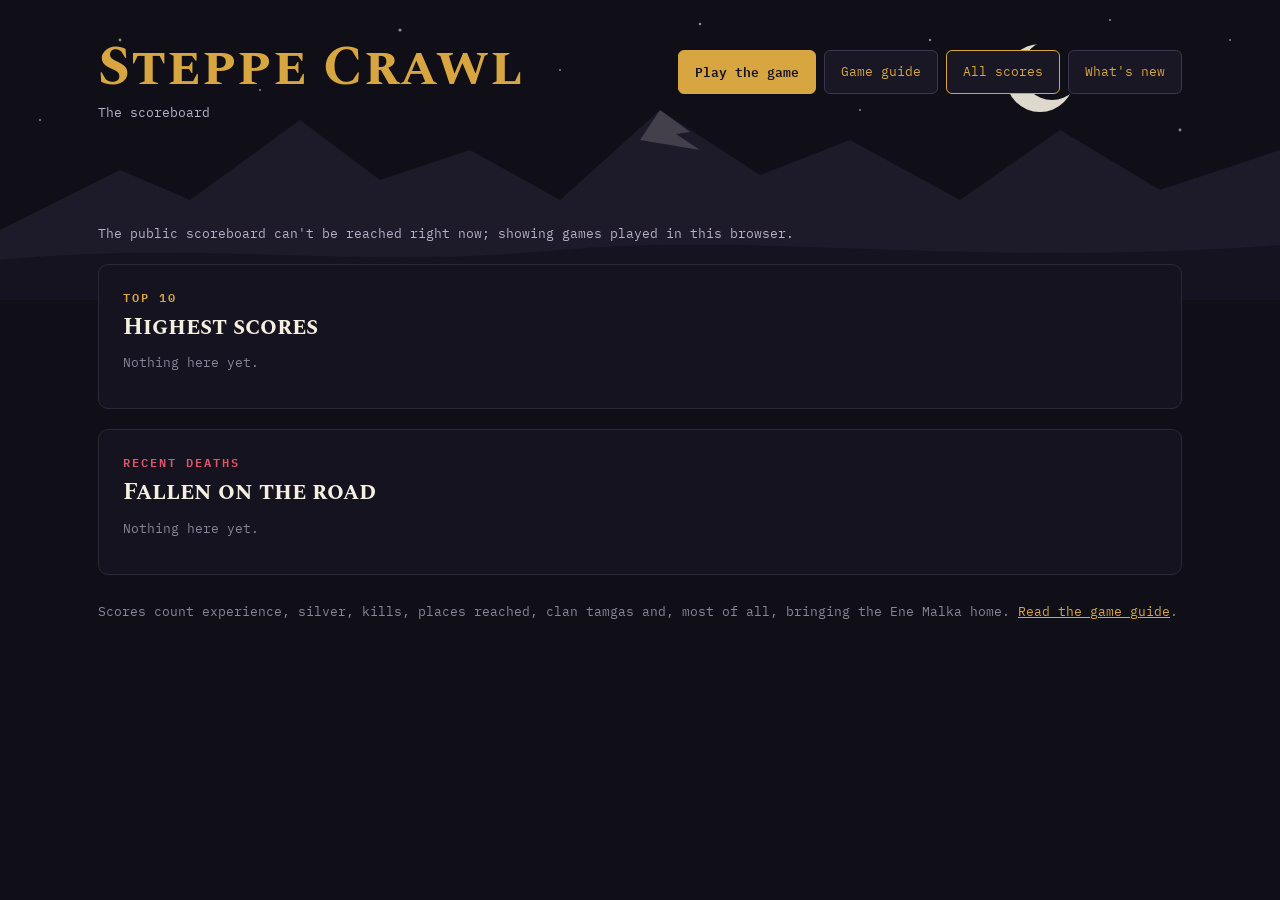
<file: scores.html>
<!doctype html>
<html lang="en">
<head>
<meta charset="utf-8">
<meta name="viewport" content="width=device-width, initial-scale=1, viewport-fit=cover">
<title>Steppe Crawl Scores</title>
<meta name="description" content="Top scores and recent deaths in Steppe Crawl, a roguelike set in Irad. See who brought the Ene Malka home, and what killed everyone else.">
<meta name="robots" content="index, follow">
<meta name="theme-color" content="#100f17">
<link rel="canonical" href="https://steppecrawl.online/scores.html">
<link rel="icon" type="image/png" href="favicon.png">
<link rel="apple-touch-icon" href="favicon.png">
<meta property="og:type" content="website">
<meta property="og:site_name" content="Steppe Crawl">
<meta property="og:locale" content="en_US">
<meta property="og:url" content="https://steppecrawl.online/scores.html">
<meta property="og:title" content="Steppe Crawl Scores">
<meta property="og:description" content="Top scores and recent deaths in Steppe Crawl, a roguelike set in Irad. See who brought the Ene Malka home, and what killed everyone else.">
<meta property="og:image" content="https://steppecrawl.online/og-image.png">
<meta property="og:image:type" content="image/png">
<meta property="og:image:width" content="1200">
<meta property="og:image:height" content="630">
<meta property="og:image:alt" content="Steppe Crawl: a roguelike set in Irad. Pixel-art balbal, horse, eagle, tulpar, juniper, snow leopard, the Ene Malka and a clan tamga under a night sky.">
<meta name="twitter:card" content="summary_large_image">
<meta name="twitter:title" content="Steppe Crawl Scores">
<meta name="twitter:description" content="Top scores and recent deaths in Steppe Crawl, a roguelike set in Irad. See who brought the Ene Malka home, and what killed everyone else.">
<meta name="twitter:image" content="https://steppecrawl.online/og-image.png">
<meta name="twitter:image:alt" content="Steppe Crawl: a roguelike set in Irad. Pixel-art balbal, horse, eagle, tulpar, juniper, snow leopard, the Ene Malka and a clan tamga under a night sky.">

<link rel="stylesheet" href="https://fonts.googleapis.com/css2?family=IBM+Plex+Mono:wght@400;600;700&family=Spectral+SC:wght@500;700&display=swap">
<link rel="stylesheet" href="css/style.css">
<script>window.goatcounter=new Object();goatcounter.path=p=>location.host+p;</script>
<script data-goatcounter="https://irad.goatcounter.com/count" async src="//gc.zgo.at/count.js"></script>
<!-- Google tag (gtag.js) -->
<script async src="https://www.googletagmanager.com/gtag/js?id=G-X7L1VFMN0Y"></script>
<script>
  window.dataLayer = window.dataLayer || [];
  function gtag(){dataLayer.push(arguments);}
  gtag('js', new Date());

  gtag('config', 'G-X7L1VFMN0Y'); gtag('config', 'G-QTS2XFLJD7');
</script>
</head>
<body class="page">
<main class="gpage">
<!-- scores before 0.9.0 were wiped (cheat with the save file). Sorry Bakyt. -->
  <header class="hhead">
    <div><h1 class="title">Steppe Crawl</h1><p class="hsub">The scoreboard</p></div>
    <nav class="hlinks" aria-label="Pages"><a class="primary" href="index.html">Play the game</a><a href="guide.html">Game guide</a><a href="scores.html" aria-current="page">All scores</a><a href="changes.html">What's new</a></nav>
  </header>
  <div class="slayout">
    <p id="status" class="pstatus">Loading scores…</p>
    <section class="pcard2"><p class="kick">Top 10</p><h2>Highest scores</h2><div id="top"></div></section>
    <section class="pcard2"><p class="kick red">Recent deaths</p><h2>Fallen on the road</h2><div id="recent"></div></section>
    <section class="pcard2" id="minewrap" hidden><p class="kick">This browser</p><h2>Your recent games</h2><div id="mine"></div></section>
  </div>
  <p class="pnote">Scores count experience, silver, kills, places reached, clan tamgas and, most of all, bringing the Ene Malka home. <a href="guide.html">Read the game guide</a>.</p>
</main>
<script src="js/config.js"></script>
<script src="js/util.js"></script>
<script src="js/scores.js"></script>
<script>
  document.body.insertAdjacentHTML('afterbegin', skySVG());
  const row = (e, i) => [i === null ? '' : i + 1, e.name, e.score, `${e.species} ${e.background}`, e.xl,
    e.won ? 'brought the leaven home' : e.cause, `${e.place}, ${e.days} day${e.days === 1 ? '' : 's'} from home`, e.tamgas || 0, e.god || '—', e.kills, e.turns, ago(e.created_at)];
  const HEAD = ['#', 'Name', 'Score', 'People and calling', 'Level', 'Fate', 'Where', 'Tamgas', 'Patron', 'Kills', 'Turns', 'When'];
  function table(list, ranked) {
    if (!list.length) return '<p class="dim">Nothing here yet.</p>';
    return `<div class="gtable"><table><thead><tr>${HEAD.map((h, i) => `<th class="${[2, 4, 7, 9, 10].includes(i) ? 'nr' : ''}">${h}</th>`).join('')}</tr></thead><tbody>` +
      list.map((e, i) => `<tr class="${e.mine ? 'mine' : ''}">${row(e, ranked ? i : null).map((c, j) =>
        `<td class="${j === 0 ? 'rank' : j === 1 ? 'nm' : [2, 4, 7, 9, 10].includes(j) ? 'nr' : ''}">${esc(c)}</td>`).join('')}</tr>`).join('') + '</tbody></table></div>';
  }
  fetchScores(10).then(d => {
    document.getElementById('top').innerHTML = table(d.top, true);
    document.getElementById('recent').innerHTML = table(d.recent, false);
    document.getElementById('status').textContent = d.online ? 'Scores from everyone who plays, on GitHub Pages and itch.io.'
      : SCORES_ONLINE ? "The public scoreboard can't be reached right now; showing games played in this browser." : 'Showing games played in this browser.';
    const mine = lsGet(LOCAL_SCORES_KEY, []);
    if (d.online && mine.length) { document.getElementById('minewrap').hidden = false; document.getElementById('mine').innerHTML = table(mine.slice(0, 10), false); }
  });
</script>
</body>
</html>
</file>
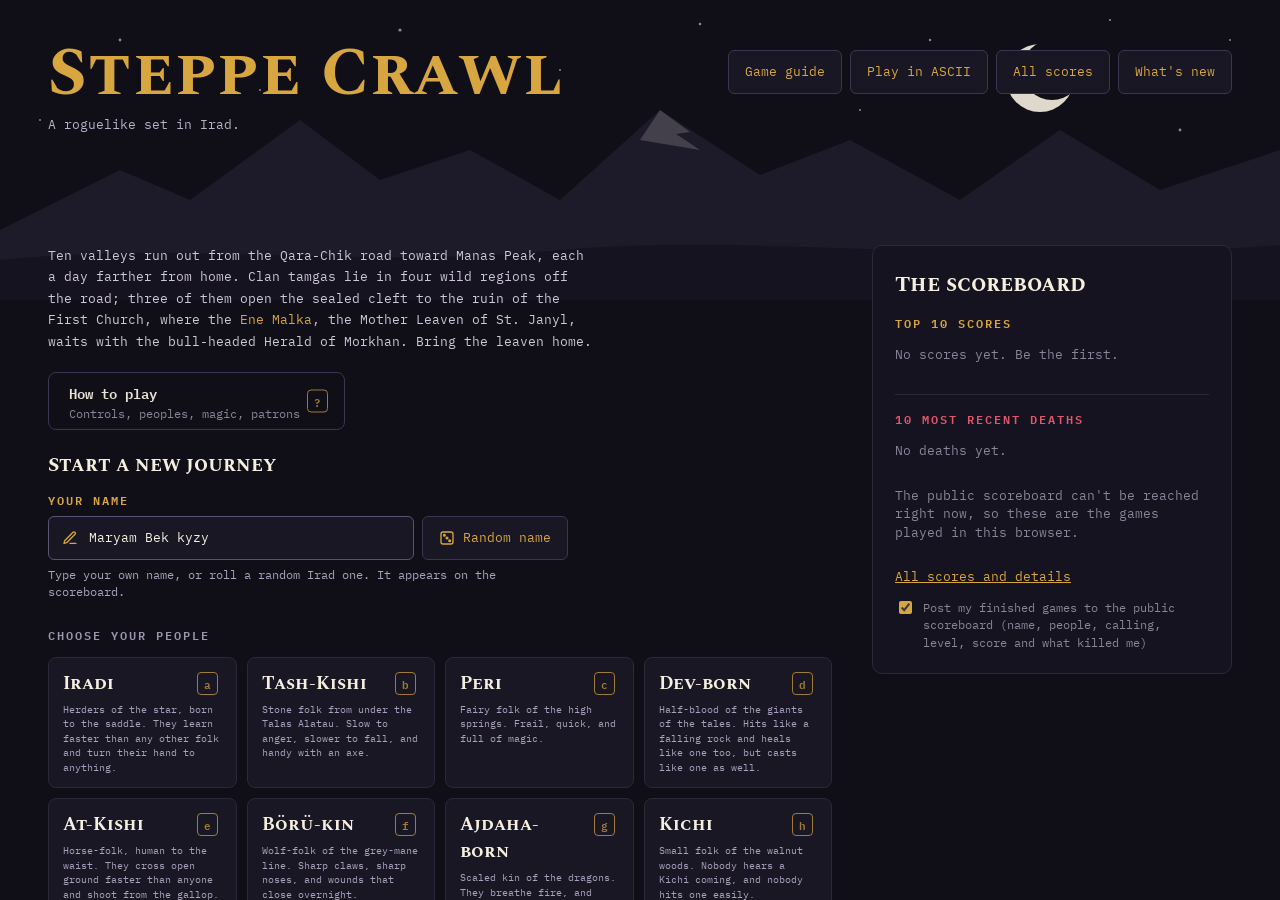
<file: tiles.html>
<!doctype html>
<html lang="en">
<head>
<meta charset="utf-8">
<title>Steppe Crawl</title>
<meta name="robots" content="noindex">
<link rel="canonical" href="https://steppecrawl.online/">
<meta http-equiv="refresh" content="0; url=index.html">
<script>location.replace('index.html' + location.hash);</script>
<script>window.goatcounter=new Object();goatcounter.path=p=>location.host+p;</script>
<script data-goatcounter="https://irad.goatcounter.com/count" async src="//gc.zgo.at/count.js"></script>
<!-- Google tag (gtag.js) -->
<script async src="https://www.googletagmanager.com/gtag/js?id=G-X7L1VFMN0Y"></script>
<script>
  window.dataLayer = window.dataLayer || [];
  function gtag(){dataLayer.push(arguments);}
  gtag('js', new Date());

  gtag('config', 'G-X7L1VFMN0Y'); gtag('config', 'G-QTS2XFLJD7');
</script>
</head>
<body>The tiles version is now the main game: <a href="index.html">play Steppe Crawl</a>.</body>
</html>
</file>
<file: css/style.css>
/* Layout: console map on the left, felt status panel on the right, message log and command bar beneath.
   Single dark look: a night on the steppe. */
:root {
  --bg: #100f17; --panel: #191723; --line: #2c2839; --fg: #e8e2d3; --dim: #8a8499;
  --milk: #f5efe0; --crimson: #c4283f; --gold: #d8a640; --sky: #6f93d8; --grass: #86a95a;
  --mono: 'IBM Plex Mono', ui-monospace, Consolas, 'DejaVu Sans Mono', monospace;
  --disp: 'Spectral SC', Georgia, 'Times New Roman', serif;
  color-scheme: dark;
}
* { box-sizing: border-box; }
html, body { height: 100%; }
body { margin: 0; background: var(--bg); color: var(--fg); font: 13px/1.45 var(--mono); overflow: hidden; }
[hidden] { display: none !important; }
#app { height: 100%; padding-inline: 16px; padding-block: 10px; display: grid;
  grid-template-columns: minmax(0, 1fr) 290px; grid-template-rows: minmax(0, 1fr) auto auto; gap: 8px 14px; }
#mapwrap { grid-column: 1; grid-row: 1; position: relative; min-width: 0; min-height: 0; border: 1px solid var(--line); background: #0a0910; }
#map { position: absolute; inset: 0; width: 100%; height: 100%; display: block; cursor: crosshair; }
#lookbox { position: absolute; left: 0; right: 0; bottom: 0; background: rgba(16, 15, 23, .94); border-top: 1px solid var(--line); padding: 6px 10px; font-size: 12px; }
#side { grid-column: 2; grid-row: 1 / span 2; min-width: 0; overflow: auto; background: var(--panel); border: 1px solid var(--line); padding: 10px 12px; display: flex; flex-direction: column; gap: 8px; }
#log { grid-column: 1; grid-row: 2; min-width: 0; height: 9.4em; overflow: hidden; display: flex; flex-direction: column; justify-content: flex-end; }
#log div { white-space: pre-wrap; }
#log .old { opacity: .55; }
#bar, #tbar { grid-column: 1 / span 2; grid-row: 3; display: flex; flex-wrap: wrap; gap: 6px; align-items: center; }
#tbar { background: var(--bg); }
button { font: inherit; background: #221f2e; color: var(--fg); border: 1px solid var(--line); padding: 5px 9px; border-radius: 3px; cursor: pointer; }
button:hover { border-color: var(--gold); }
button:focus-visible, input:focus-visible, .opt:focus-visible { outline: 2px solid var(--gold); outline-offset: 1px; }
button kbd { color: var(--gold); font: inherit; margin-right: 4px; }
#pad { display: none; grid-template-columns: repeat(3, 40px); gap: 4px; }
#pad button { padding: 6px 0; }
.who { font-family: var(--disp); font-size: 17px; line-height: 1.15; color: var(--milk); }
.sub { color: var(--dim); }
.meter { display: grid; grid-template-columns: 2.4em 1fr 6.4em; align-items: center; gap: 6px; font-variant-numeric: tabular-nums; }
.meter i { display: block; height: 8px; background: #2a2636; position: relative; }
.meter i b { position: absolute; inset: 0 auto 0 0; background: var(--grass); }
.meter.mp i b { background: var(--sky); }
.kv { display: grid; grid-template-columns: repeat(3, 1fr); gap: 2px 8px; font-variant-numeric: tabular-nums; }
.kv span { color: var(--dim); }
.place { color: var(--gold); }
.eqline { color: var(--dim); overflow: hidden; text-overflow: ellipsis; white-space: nowrap; }
.eqline em { font-style: normal; color: var(--fg); }
.status { display: flex; flex-wrap: wrap; gap: 4px; }
.status b { font-weight: 600; font-size: 12px; padding: 0 5px; border: 1px solid currentColor; border-radius: 2px; }
.mons { display: flex; flex-direction: column; gap: 1px; border-top: 1px solid var(--line); padding-top: 6px; }
.mons div { white-space: nowrap; overflow: hidden; text-overflow: ellipsis; }
.mons .g { display: inline-block; width: 1.3em; font-weight: 600; }
h3 { margin: 10px 0 3px; font: 600 11px var(--mono); letter-spacing: .12em; text-transform: uppercase; color: var(--dim); }
#ov { position: fixed; inset: 0; display: flex; align-items: flex-start; justify-content: center; padding: 18px 12px; overflow: auto; background: rgba(10, 9, 16, .8); z-index: 5; }
.card { background: var(--panel); border: 1px solid var(--line); max-width: 640px; width: 100%; padding: 16px 18px; }
.card.wide { max-width: 860px; }
.card h2 { font: 700 21px/1.15 var(--disp); color: var(--milk); margin: 0 0 6px; text-wrap: balance; }
.card p, .mtext { margin: .4em 0; max-width: 78ch; }
.mtext { margin-bottom: 8px; }
.opts { display: flex; flex-direction: column; }
.opt { display: grid; grid-template-columns: 2.4em minmax(0, 1fr); gap: 6px; padding: 3px 6px; cursor: pointer; border-radius: 2px; }
.opt:hover { background: #262235; }
.opt .k { color: var(--gold); }
.opt small { display: block; color: var(--dim); }
.opt.off { opacity: .45; cursor: default; }
.sk { display: inline-block; width: 13em; }
.num { display: inline-block; min-width: 4em; font-variant-numeric: tabular-nums; }
.apt { display: inline-block; width: 2.5em; color: var(--dim); }
.apt.pos { color: #7cdc8c; } .apt.neg { color: #e58aa8; }
.title { font: 700 40px/1 var(--disp); color: var(--milk); letter-spacing: .02em; }
.star, .gold { color: var(--gold); }
.dim { color: var(--dim); }
.row { display: flex; gap: 8px; flex-wrap: wrap; align-items: center; margin: .6em 0; }
input[type=text] { font: inherit; background: #0f0e15; color: var(--fg); border: 1px solid var(--line); padding: 5px 8px; min-width: 0; width: 16em; }
textarea { width: 100%; margin-top: 8px; font: 12px/1.35 var(--mono); background: #0f0e15; color: var(--fg); border: 1px solid var(--line); padding: 6px; resize: vertical; }
.cols { display: grid; grid-template-columns: 1fr 1fr; gap: 4px 22px; }
.cols > * { min-width: 0; }
.hist { max-height: 60vh; overflow: auto; }
@media (max-width: 760px) {
  #app { grid-template-columns: minmax(0, 1fr); grid-template-rows: minmax(180px, 1fr) auto auto auto; gap: 6px; padding-block: 6px; }
  #side { grid-column: 1; grid-row: 2; flex-direction: row; flex-wrap: wrap; gap: 4px 12px; padding: 6px 8px; max-height: 9.5em; }
  #side > * { flex: 1 1 210px; }
  #side .mons, #side .eqblock { display: none; }
  #log { grid-column: 1; grid-row: 3; height: 4.6em; font-size: 12px; }
  #bar, #tbar { grid-column: 1; grid-row: 4; }
  #pad { display: grid; }
  .cols { grid-template-columns: 1fr; }
  .title { font-size: 30px; }
  .sk { width: 9.5em; }
}
@media (prefers-reduced-motion: reduce) { * { transition: none !important; } }

/* guide */
.guide { max-width: 78ch; }
.guide p, .guide li { line-height: 1.55; }
.guide ul, .guide ol { padding-left: 1.3em; margin: .4em 0; display: flex; flex-direction: column; gap: 3px; }
.guide h3 { margin-top: 14px; }
.gtable { overflow-x: auto; margin: 6px 0 10px; }
.gtable table { border-collapse: collapse; width: 100%; font-size: 12px; }
.gtable th { text-align: left; color: var(--dim); font-weight: 600; border-bottom: 1px solid var(--line); padding: 4px 8px 4px 0; }
.gtable td { border-bottom: 1px solid #221f2e; padding: 5px 8px 5px 0; vertical-align: top; }
.gtable td small { display: block; }
.guide a, .gpage a { color: var(--gold); }
.titlelinks { margin: .2em 0 .6em; }
.titlelinks a { color: var(--gold); font-weight: 600; }

/* scoreboard */
#ov { flex-direction: column; align-items: center; justify-content: flex-start; gap: 12px; }
.scorecard .schead { display: flex; flex-wrap: wrap; align-items: baseline; justify-content: space-between; gap: 4px 16px; }
.scorecard .schead a, .share a { color: var(--gold); }
.sclist { margin: 4px 0 0; padding-left: 1.6em; display: flex; flex-direction: column; gap: 4px; font-variant-numeric: tabular-nums; }
.sclist li { line-height: 1.3; }
.sclist .scn { color: var(--milk); font-weight: 600; }
.sclist .scs { color: var(--gold); float: right; }
.sclist small { display: block; color: var(--dim); }
.share { display: flex; gap: 8px; align-items: flex-start; margin-top: 10px; color: var(--dim); font-size: 12px; cursor: pointer; }
.share input { margin-top: 2px; accent-color: var(--gold); }
.nameerr { color: #ff8a8a; margin: -.2em 0 .6em; font-size: 12px; }
input[type=text].bad { border-color: #e55a5a; }

/* home screen (night camp) */
#ov:has(> .home) { background: var(--bg); padding: 0; }
.home { position: relative; width: 100%; max-width: 1280px; min-height: 100%; padding: 40px 48px 32px; }
.sky { position: absolute; left: 0; top: 0; width: 100%; height: 300px; pointer-events: none; }
.hhead, .hbody { position: relative; }
.hhead { display: flex; flex-wrap: wrap; justify-content: space-between; align-items: flex-start; gap: 12px 24px; }
.home .title { margin: 0; font-size: 68px; color: var(--gold); }
.hsub { margin: 8px 0 0; color: #b9b0c9; }
.hlinks { display: flex; flex-wrap: wrap; gap: 8px; padding-top: 10px; }
.hlinks a { display: inline-flex; align-items: center; min-height: 44px; padding: 0 16px; border: 1px solid #3a3550; border-radius: 6px; background: var(--panel); color: var(--gold); text-decoration: none; }
.hlinks a:hover, .hall:hover { color: #f0c463; }
.hbody { display: grid; grid-template-columns: minmax(0, 1fr) 360px; gap: 40px; margin-top: 110px; }
.hmain { display: flex; flex-direction: column; gap: 20px; min-width: 0; }
.quest { margin: 0; max-width: 68ch; line-height: 1.65; color: #cfc7dc; }
.hacts { display: flex; flex-wrap: wrap; gap: 12px; }
.hbtn { position: relative; display: flex; flex-direction: column; align-items: flex-start; justify-content: center; gap: 2px; min-height: 56px; padding: 8px 44px 8px 20px; border: 1px solid #3a3550; border-radius: 8px; background: transparent; color: var(--fg); font: 600 14px var(--mono); text-align: left; cursor: pointer; }
.hbtn small { font-weight: 400; font-size: 12px; color: var(--dim); }
.hbtn:hover { background: #1f1c2c; }
.hbtn.main { background: var(--gold); border-color: var(--gold); color: #15131f; }
.hbtn.main small { color: #4a3a18; }
.hbtn.main:hover { background: #e6b752; }
.home kbd { font: 600 11px var(--mono); padding: 1px 6px; border: 1px solid currentColor; border-radius: 4px; opacity: .7; }
.hbtn kbd { position: absolute; right: 12px; top: 50%; transform: translateY(-50%); }
.hname { display: flex; flex-direction: column; gap: 6px; max-width: 520px; }
.hname .hjour { margin: 0 0 4px; font: 700 20px var(--disp); color: var(--milk); }
.hname .nmlabel { font: 600 12px var(--mono); letter-spacing: 2px; text-transform: uppercase; color: var(--gold); }
.hname .row { margin: 0; flex-wrap: nowrap; }
.nmwrap { flex: 1; min-width: 0; position: relative; display: flex; align-items: center; }
.nmwrap svg { position: absolute; left: 14px; color: var(--gold); pointer-events: none; }
.hname input[type=text] { flex: 1; width: auto; min-width: 0; min-height: 44px; padding: 0 14px 0 40px; border-color: #5a5274; border-radius: 6px; background: var(--panel); color: var(--milk); }
.hname input[type=text]:hover { border-color: var(--gold); }
.nmhint { margin: 0; font-size: 12px; color: #a9a0bb; }
.hname button { display: inline-flex; align-items: center; gap: 8px; white-space: nowrap; min-height: 44px; padding: 0 16px; border: 1px solid #3a3550; border-radius: 6px; background: var(--panel); color: var(--gold); font: inherit; cursor: pointer; }
.hname .nameerr { margin: 0; }
.hkick { margin: 4px 0 -8px; font: 600 12px var(--mono); letter-spacing: 2px; text-transform: uppercase; color: #9d94b0; }
.pgrid { display: grid; grid-template-columns: repeat(4, minmax(0, 1fr)); gap: 10px; }
.pcard { display: flex; flex-direction: column; gap: 6px; min-height: 112px; padding: 12px 14px; border: 1px solid var(--line); border-radius: 8px; background: var(--panel); color: var(--fg); font: 12px/1.45 var(--mono); text-align: left; cursor: pointer; }
.pcard:hover { border-color: var(--gold); background: #1f1c2c; }
.pcard .pn { display: flex; justify-content: space-between; align-items: baseline; gap: 6px; width: 100%; font: 700 18px var(--disp); color: var(--milk); }
.pcard .pn kbd { color: var(--gold); }
.pcard small { color: #a9a0bb; }
.hnote { margin: 0; font-size: 12px; }
.home .scorecard { align-self: start; display: flex; flex-direction: column; gap: 12px; padding: 22px; border: 1px solid var(--line); border-radius: 10px; background: #15131f; }
.home .scorecard h2 { margin: 0; font: 700 22px var(--disp); color: var(--milk); }
.home #sclists .cols { grid-template-columns: 1fr; gap: 16px; }
.home #sclists h3 { margin: 0 0 4px; font: 600 12px var(--mono); letter-spacing: 2px; text-transform: uppercase; color: var(--gold); }
.home #sclists .cols > div + div h3 { color: #e0566b; }
.home #sclists .cols > div + div { border-top: 1px solid var(--line); padding-top: 14px; }
.hall { color: var(--gold); font-size: 13px; }
.home .share { margin-top: 0; }
@media (max-width: 980px) {
  .hbody { grid-template-columns: minmax(0, 1fr); margin-top: 70px; }
  .pgrid { grid-template-columns: repeat(2, minmax(0, 1fr)); }
}
@media (max-width: 760px) {
  .home { padding: 24px 16px; }
  .home .title { font-size: 44px; }
  .hbody { margin-top: 40px; }
}
@media (max-width: 420px) { .pgrid { grid-template-columns: minmax(0, 1fr); } }

/* guide and scores pages (night camp, like the home screen) */
body.page { position: relative; height: auto; min-height: 100%; overflow: auto; }
body.page > .sky { position: absolute; left: 0; top: 0; width: 100%; height: 300px; pointer-events: none; }
.gpage { position: relative; max-width: 1180px; margin: 0 auto; padding: 40px 48px 64px; }
.gpage .hhead { margin-bottom: 110px; }
.gpage .title { margin: 0; font-size: 56px; color: var(--gold); }
.hlinks a.primary { background: var(--gold); border-color: var(--gold); color: #15131f; font-weight: 600; }
.hlinks a.primary:hover { background: #e6b752; color: #15131f; }
.hlinks a[aria-current] { border-color: var(--gold); }
.pcard2 { padding: 22px 24px; border: 1px solid var(--line); border-radius: 10px; background: #15131f; }
.pcard2 h2 { font: 700 24px/1.2 var(--disp); color: var(--milk); margin: 0 0 10px; }
.kick { margin: 0 0 6px; font: 600 12px var(--mono); letter-spacing: 2px; text-transform: uppercase; color: var(--gold); }
.kick.red { color: #e0566b; }
.pnote { margin-top: 28px; color: var(--dim); }
/* guide */
.glayout { display: grid; grid-template-columns: 220px minmax(0, 1fr); gap: 32px; align-items: start; }
.gtoc { position: sticky; top: 16px; display: flex; flex-direction: column; gap: 2px; padding: 14px; border: 1px solid var(--line); border-radius: 10px; background: #15131f; }
.gtoc a { display: block; padding: 6px 10px; border-radius: 6px; color: var(--fg); text-decoration: none; }
.gtoc a:hover { background: #1f1c2c; color: var(--gold); }
.gchapters { display: flex; flex-direction: column; gap: 20px; min-width: 0; }
.gchapters section { scroll-margin-top: 16px; }
.gchapters .guide { max-width: none; }
.gchapters .guide p, .gchapters .guide li { color: #cfc7dc; }
/* scores */
.slayout { display: flex; flex-direction: column; gap: 20px; }
.pstatus { margin: -8px 0 0; color: #b9b0c9; }
.gtable .nr { text-align: right; font-variant-numeric: tabular-nums; }
.gtable td.rank { color: var(--gold); font-weight: 600; }
.gtable td.nm { color: var(--milk); font-weight: 600; }
.gtable tbody tr:hover td { background: #1b1927; }
.mine td.nm::after { content: ' (you)'; color: var(--dim); font-weight: 400; }
@media (max-width: 860px) {
  .gpage { padding: 24px 16px 48px; }
  .gpage .title { font-size: 40px; }
  .gpage .hhead { margin-bottom: 56px; }
  .glayout { grid-template-columns: minmax(0, 1fr); }
  .gtoc { position: static; flex-direction: row; flex-wrap: wrap; gap: 6px; }
  .gtoc a { border: 1px solid var(--line); }
  .pcard2 { padding: 18px 16px; }
}

/* share box on the death and victory screens */
.sharecard { margin-top: 12px; padding: 12px 14px; border: 1px solid #5a4a24; border-radius: 8px; background: #1c1a14; }
.sharecard h3 { margin: 0 0 6px; color: var(--gold); }
.sharebox { margin-top: 0; font-size: 13px; color: var(--milk); background: transparent; border: 0; padding: 0; resize: none; }
.sharenote { margin: 4px 0 0; min-height: 1em; font-size: 12px; color: #7cdc8c; }
.changes h2 { margin: 0 0 6px; color: var(--gold); }
.changes .vdate { font-size: .6em; color: var(--dim); font-weight: 400; margin-left: 8px; }
</file>
